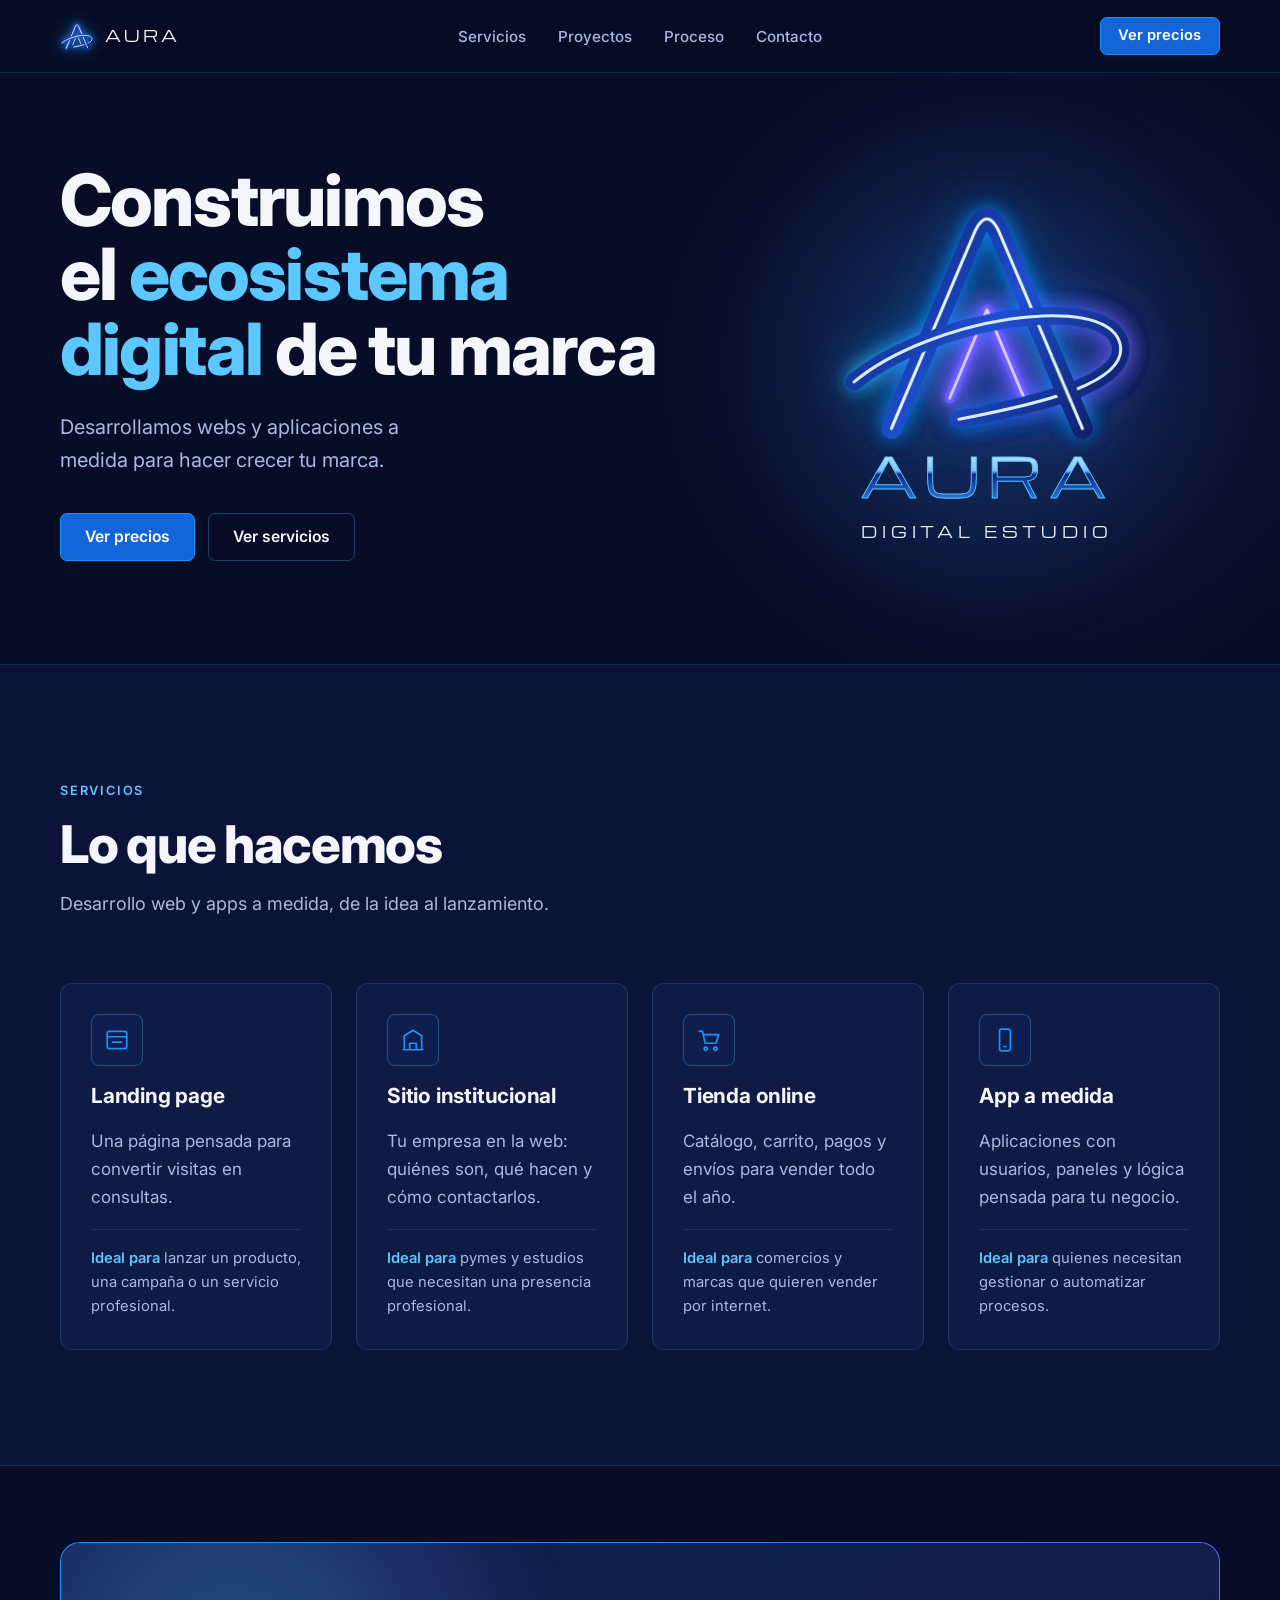
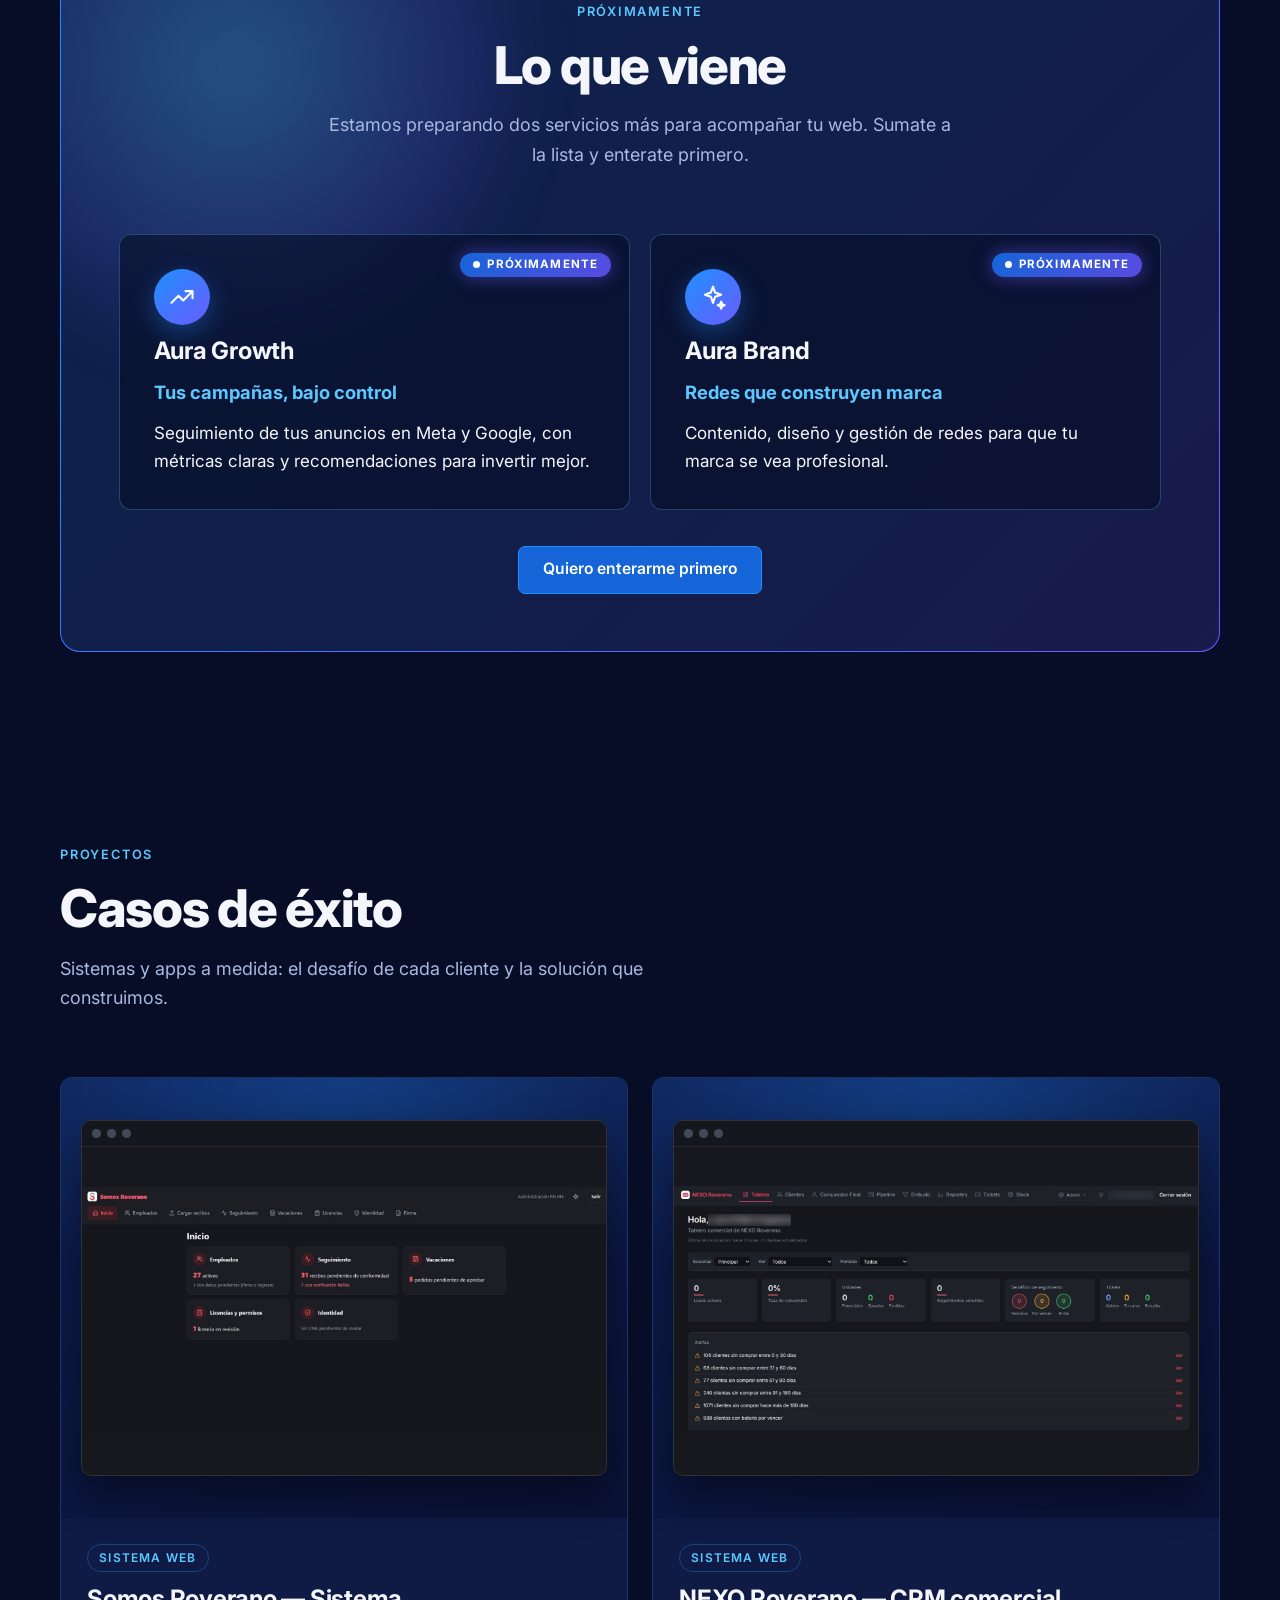
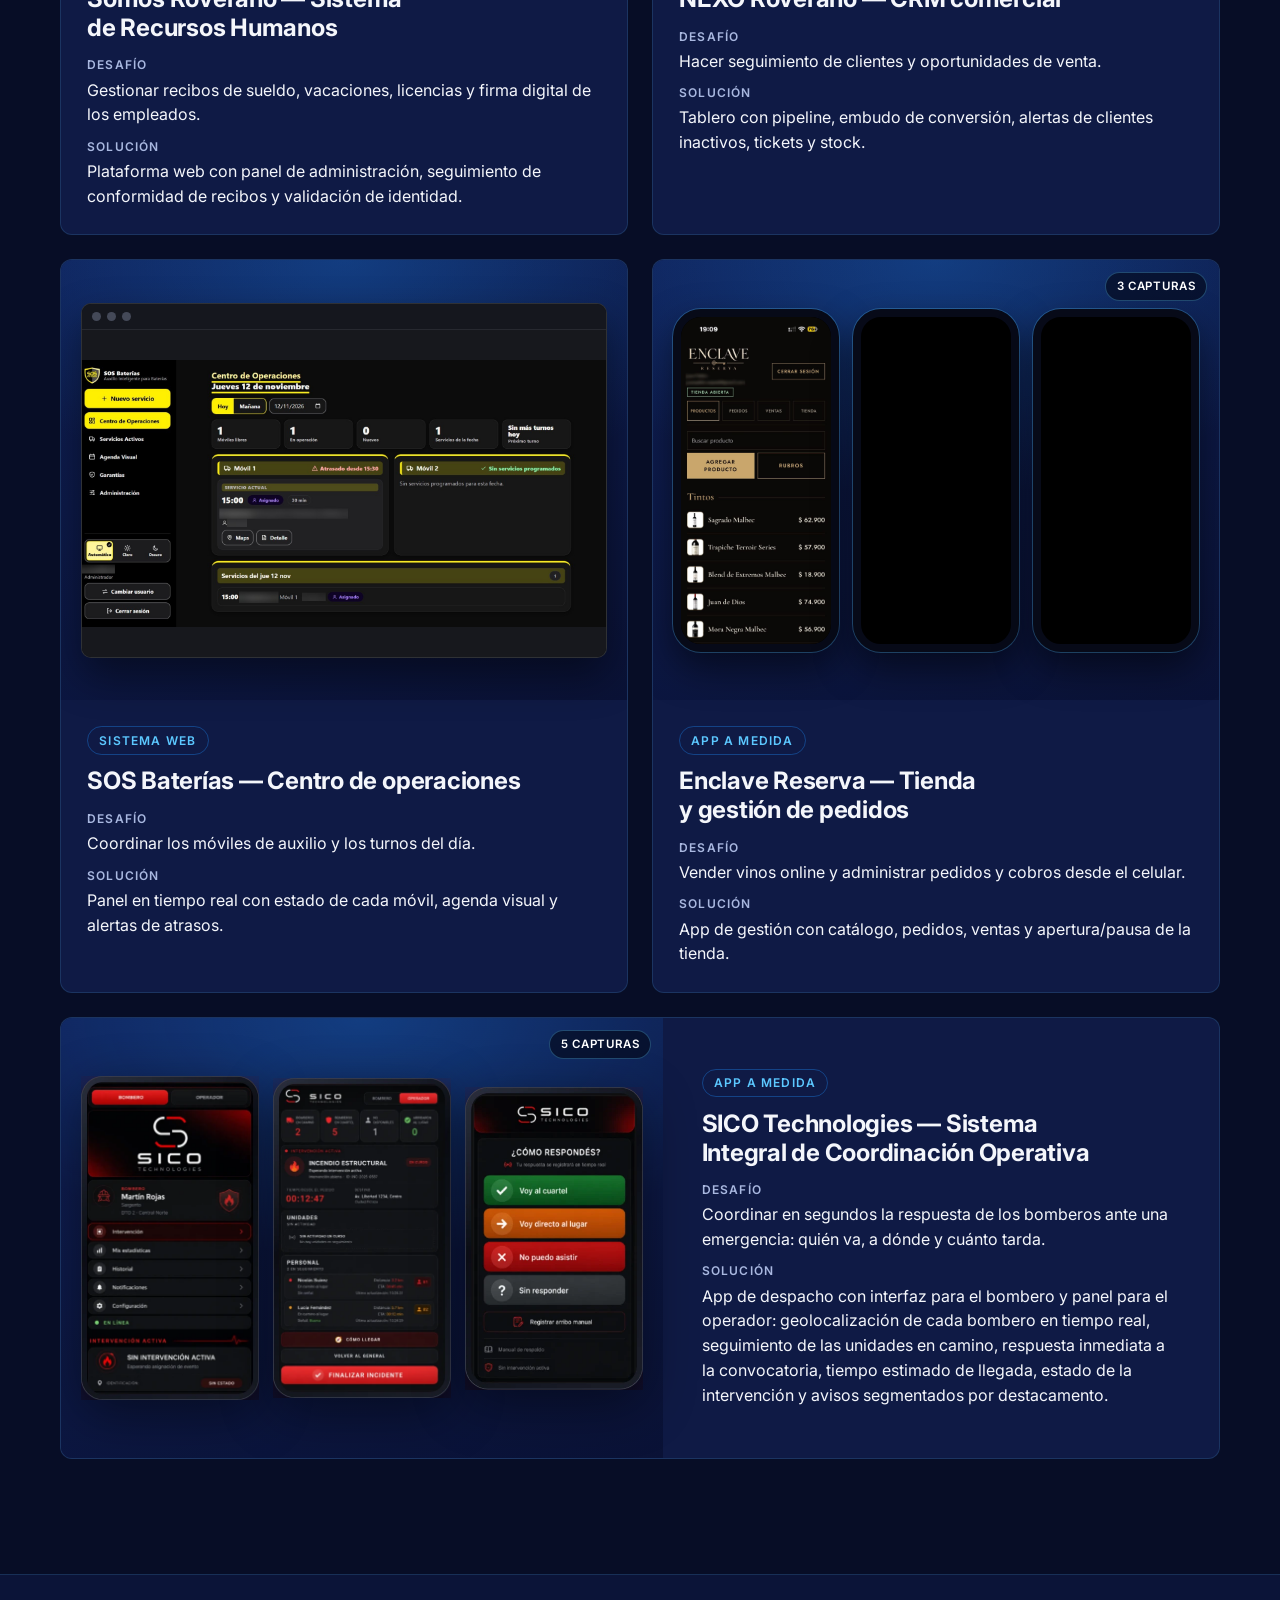
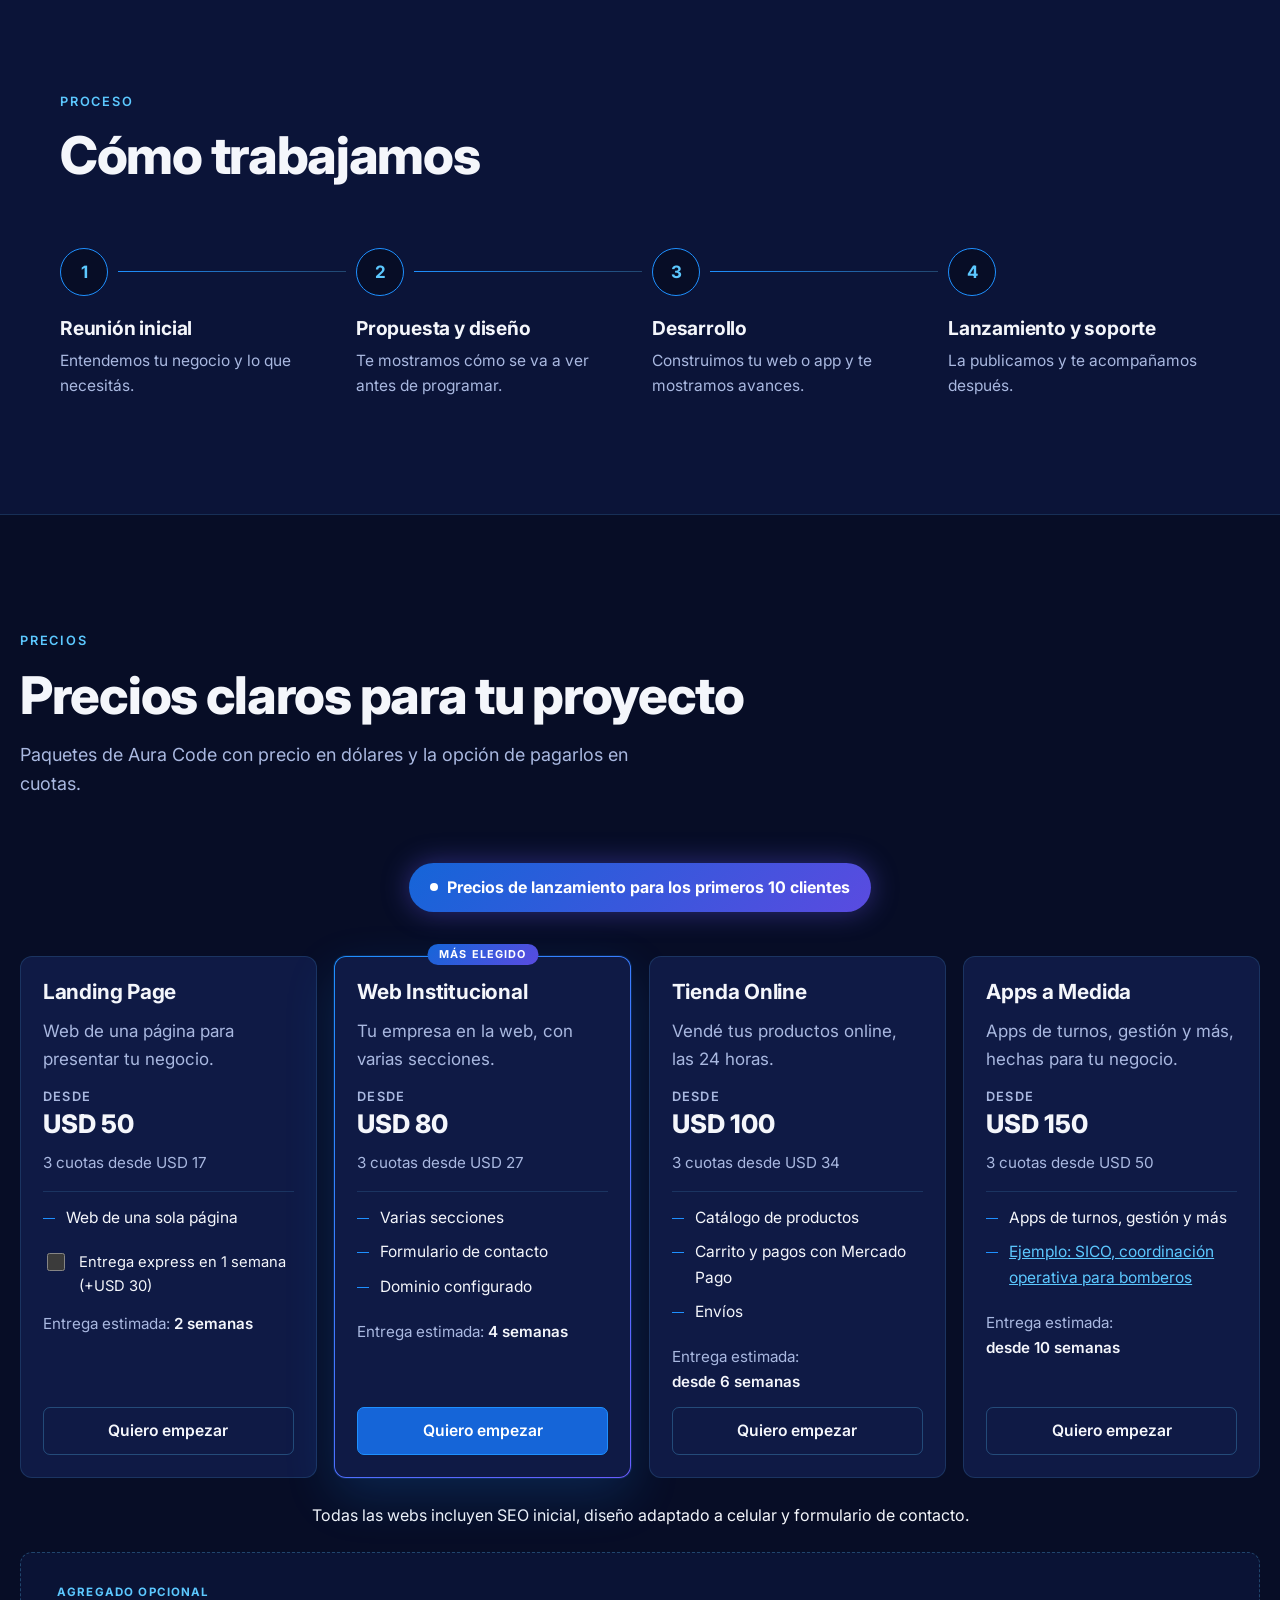
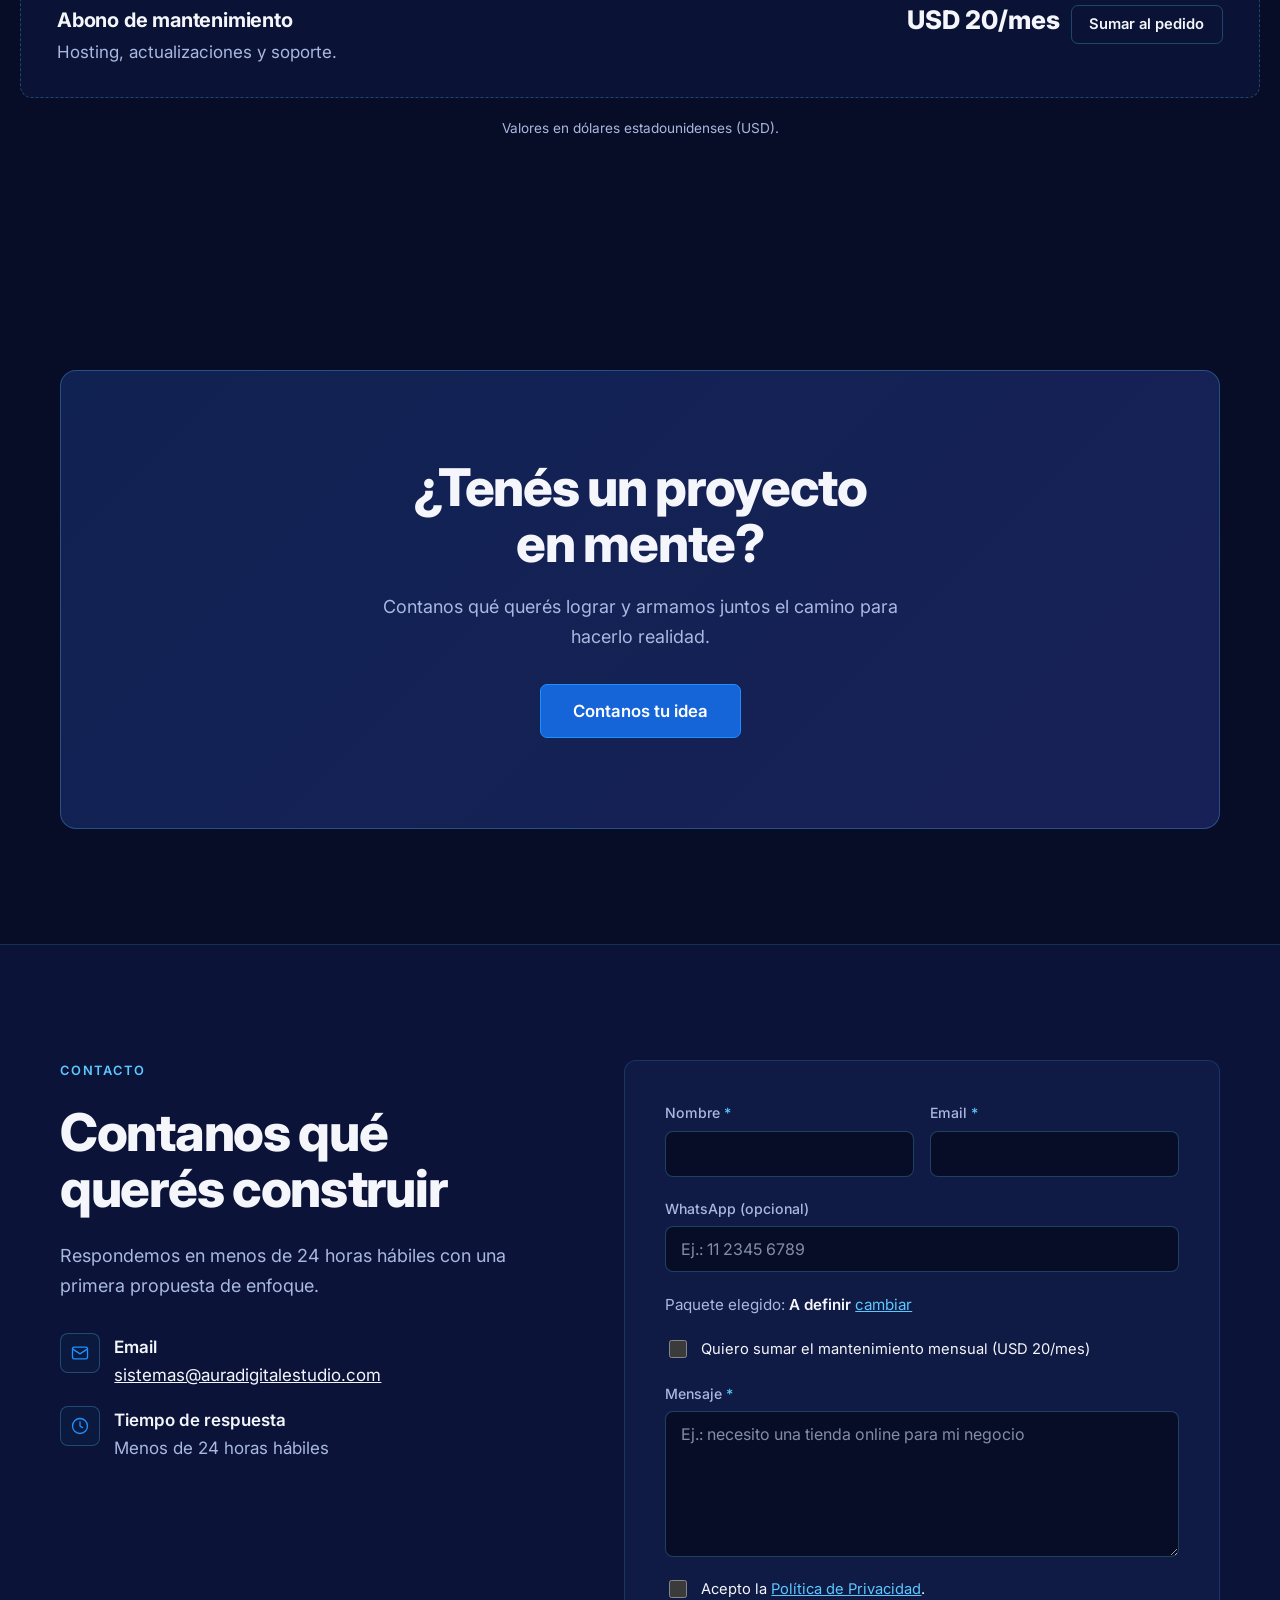
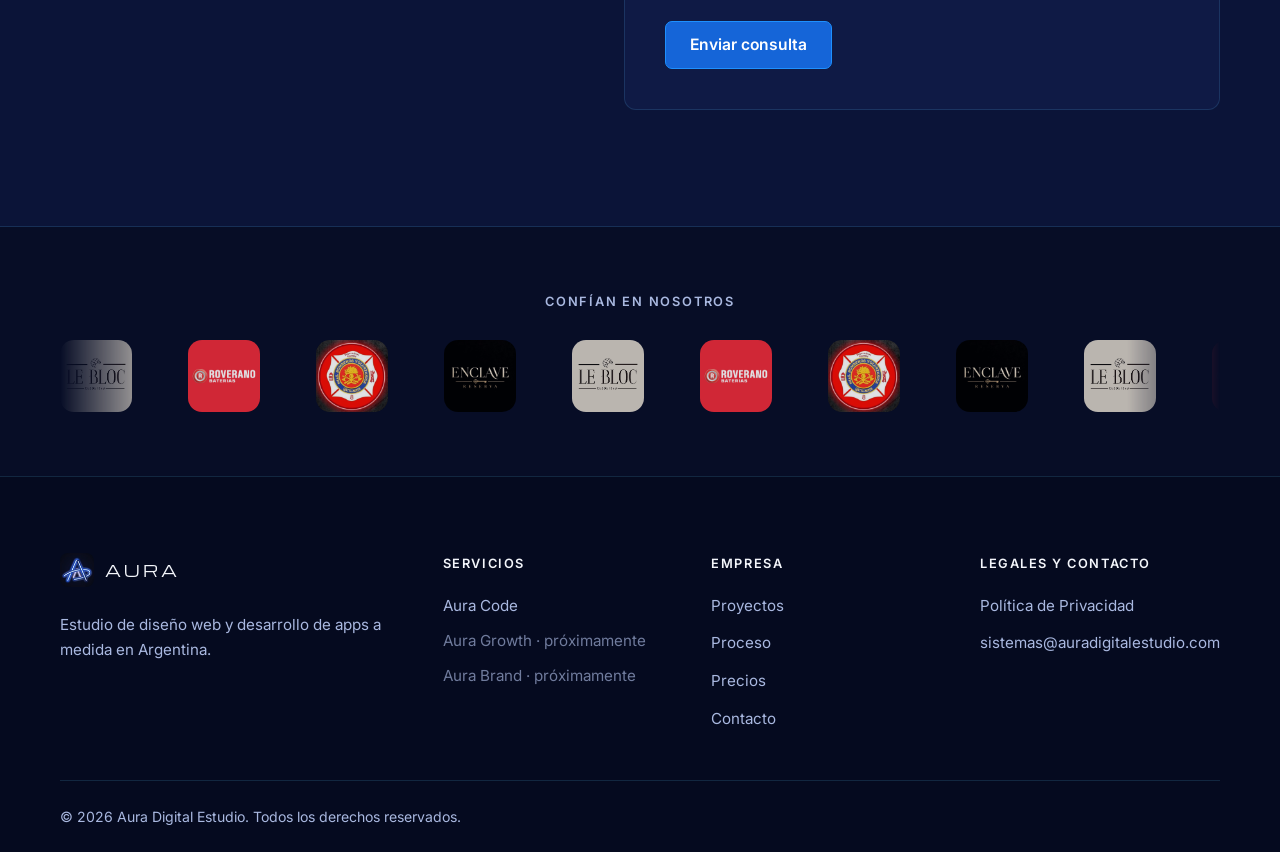
<file: index.html>
<!doctype html>
<html lang="es">
<head>
<meta charset="utf-8">
<meta name="viewport" content="width=device-width,initial-scale=1,viewport-fit=cover">
<title>Aura Digital Estudio | Diseño web y desarrollo de apps a medida en Argentina</title>
<meta name="description" content="Estudio de diseño web y desarrollo de aplicaciones a medida en Argentina. Sitios, tiendas online y apps para hacer crecer tu marca. Mirá los precios y pedí tu cotización.">
<link rel="canonical" href="https://auradigitalestudio.com/">
<meta name="theme-color" content="#1e90ff">
<meta name="robots" content="index,follow,max-image-preview:large">

<!-- Open Graph / Twitter -->
<meta property="og:type" content="website">
<meta property="og:locale" content="es_AR">
<meta property="og:site_name" content="Aura Digital Estudio">
<meta property="og:title" content="Aura Digital Estudio | Diseño web y desarrollo de apps a medida en Argentina">
<meta property="og:description" content="Estudio de diseño web y desarrollo de aplicaciones a medida en Argentina. Sitios, tiendas online y apps para hacer crecer tu marca.">
<meta property="og:url" content="https://auradigitalestudio.com/">
<meta property="og:image" content="https://auradigitalestudio.com/img/og-image.jpg?v=2">
<meta property="og:image:width" content="1200">
<meta property="og:image:height" content="630">
<meta property="og:image:alt" content="Logo de Aura Digital Estudio, una letra A de neón azul y violeta">
<meta name="twitter:card" content="summary_large_image">
<meta name="twitter:title" content="Aura Digital Estudio | Diseño web y desarrollo de apps a medida en Argentina">
<meta name="twitter:description" content="Estudio de diseño web y desarrollo de aplicaciones a medida en Argentina. Sitios, tiendas online y apps para hacer crecer tu marca.">
<meta name="twitter:image" content="https://auradigitalestudio.com/img/og-image.jpg?v=2">

<!-- Favicons -->
<link rel="icon" href="favicon.ico?v=2" sizes="any">
<link rel="icon" type="image/png" sizes="32x32" href="favicon-32.png?v=2">
<link rel="apple-touch-icon" sizes="180x180" href="apple-touch-icon.png?v=2">
<link rel="manifest" href="site.webmanifest">

<!-- Fuentes -->
<link rel="preconnect" href="https://fonts.googleapis.com">
<link rel="preconnect" href="https://fonts.gstatic.com" crossorigin>
<link rel="stylesheet" href="https://fonts.googleapis.com/css2?family=Inter:wght@400;500;600;700;800&family=Michroma&display=swap">
<link rel="stylesheet" href="css/styles.css?v=33">
<link rel="stylesheet" href="css/logo.css?v=4">
<script>document.documentElement.classList.add("js")</script>

<script type="application/ld+json">
{
  "@context": "https://schema.org",
  "@type": "ProfessionalService",
  "name": "Aura Digital Estudio",
  "url": "https://auradigitalestudio.com/",
  "email": "sistemas@auradigitalestudio.com",
  "logo": "https://auradigitalestudio.com/img/logo-cuadrado.png",
  "image": "https://auradigitalestudio.com/img/og-image.jpg?v=2",
  "description": "Estudio de diseño web y desarrollo de apps a medida en Argentina.",
  "areaServed": { "@type": "Country", "name": "Argentina" },
  "knowsLanguage": "es-AR",
  "hasOfferCatalog": {
    "@type": "OfferCatalog",
    "name": "Servicios de Aura Digital Estudio",
    "itemListElement": [
      { "@type": "Offer", "itemOffered": { "@type": "Service", "name": "Aura Code", "description": "Desarrollo web y apps a medida." } }
    ]
  }
}
</script>
<script src="js/app.js?v=31" defer></script>
</head>
<body>
<a class="skip" href="#contenido">Saltar al contenido</a>

<nav class="nav" aria-label="Principal">
  <div class="wrap">
    <a class="brand" href="#inicio"><svg class="nav-logo" viewBox="70 0 260 260" width="34" height="34" aria-hidden="true" focusable="false"><defs><linearGradient id="nl-tube" gradientUnits="userSpaceOnUse" x1="80" y1="40" x2="320" y2="240"><stop offset="0" stop-color="#0a1a5c"/><stop offset=".5" stop-color="#1f4fd1"/><stop offset="1" stop-color="#0a1650"/></linearGradient></defs><g fill="none" stroke-linecap="round" stroke-linejoin="round"><path d="M118 222 L190 52 Q200 32 210 52 L282 222" stroke="url(#nl-tube)" stroke-width="26"/><path d="M118 222 L190 52 Q200 32 210 52 L282 222" stroke="#e8f7ff" stroke-width="7"/><path d="M168 196 L200 120 L232 196" stroke="#d6d0ff" stroke-width="7"/><path d="M86 182 C150 128 300 104 314 148 C324 182 250 200 176 214" stroke="url(#nl-tube)" stroke-width="22"/><path d="M86 182 C150 128 300 104 314 148 C324 182 250 200 176 214" stroke="#d9ecff" stroke-width="7"/></g><g fill="none" stroke-linecap="butt"><path d="M255.7 160 L272.7 200" stroke="url(#nl-tube)" stroke-width="26"/><path d="M255.7 160 L272.7 200" stroke="#e8f7ff" stroke-width="7"/></g></svg>AURA</a>
    <ul class="menu" id="menu">
      <li><a href="#servicios">Servicios</a></li>
      <li data-proj-link hidden><a href="#proyectos">Proyectos</a></li>
      <li><a href="#proceso">Proceso</a></li>
      <li><a href="#contacto">Contacto</a></li>
    </ul>
    <div class="nav-r">
      <a class="btn sm" href="#precios">Ver precios</a>
      <button class="burger" id="burger" type="button" aria-expanded="false" aria-controls="menu" aria-label="Abrir menú">
        <svg class="b" viewBox="0 0 24 24" fill="none" stroke="currentColor" stroke-width="1.8" stroke-linecap="round" aria-hidden="true" focusable="false"><path d="M4 7h16M4 12h16M4 17h16"/></svg>
        <svg class="x" viewBox="0 0 24 24" fill="none" stroke="currentColor" stroke-width="1.8" stroke-linecap="round" aria-hidden="true" focusable="false"><path d="M6 6l12 12M18 6L6 18"/></svg>
      </button>
    </div>
  </div>
</nav>

<header class="hero" id="inicio">
  <div class="wrap">
    <div class="hero-copy">
      <h1>Construimos el <em>ecosistema digital</em> de tu marca</h1>
      <p class="sub">Desarrollamos webs y aplicaciones a medida para hacer crecer tu marca.</p>
      <div class="ctas">
        <a class="btn" href="#precios">Ver precios</a>
        <a class="btn ghost" href="#servicios">Ver servicios</a>
      </div>
    </div>
    <div class="hero-glow">
      <svg class="hero-logo" viewBox="0 0 400 330" role="img" aria-labelledby="hl-logo-title">
        <title id="hl-logo-title">Aura Digital Estudio</title>
        <defs>
          <linearGradient id="hl-metal" x1="0" y1="0" x2="0" y2="1">
            <stop offset="0" stop-color="#ffffff"/><stop offset=".45" stop-color="#7cc6ff"/>
            <stop offset=".5" stop-color="#0d2a8a"/><stop offset="1" stop-color="#3d9bff"/>
          </linearGradient>
          <linearGradient id="hl-tube" gradientUnits="userSpaceOnUse" x1="80" y1="40" x2="320" y2="240">
            <stop offset="0" stop-color="#0a1a5c"/><stop offset=".5" stop-color="#1f4fd1"/><stop offset="1" stop-color="#0a1650"/>
          </linearGradient>
          <linearGradient id="hl-swoosh" x1="0" y1="0" x2="1" y2="0">
            <stop offset="0" stop-color="#3ab8ff"/><stop offset=".55" stop-color="#1e6bff"/><stop offset="1" stop-color="#6a5cff"/>
          </linearGradient>
          <filter id="hl-glow" x="-40%" y="-40%" width="180%" height="180%">
            <feGaussianBlur stdDeviation="3" result="b1"/>
            <feGaussianBlur in="SourceGraphic" stdDeviation="9" result="b2"/>
            <feGaussianBlur in="SourceGraphic" stdDeviation="22" result="b3"/>
            <feMerge><feMergeNode in="b3"/><feMergeNode in="b2"/><feMergeNode in="b2"/><feMergeNode in="b1"/><feMergeNode in="SourceGraphic"/></feMerge>
          </filter>
          <radialGradient id="hl-flashg"><stop offset="0" stop-color="#bfe6ff" stop-opacity=".9"/><stop offset=".35" stop-color="#1e90ff" stop-opacity=".35"/><stop offset="1" stop-color="#1e90ff" stop-opacity="0"/></radialGradient>
        </defs>
        <circle class="flash" cx="200" cy="140" r="170" fill="url(#hl-flashg)"/>

        <g class="glowlayer" filter="url(#hl-glow)" fill="none" stroke-linecap="round" stroke-linejoin="round" stroke-width="9">
          <path d="M118 222 L190 52 Q200 32 210 52 L282 222" stroke="var(--cyan)"/>
          <path d="M168 196 L200 120 L232 196" stroke="var(--violet)"/>
          <path d="M86 182 C150 128 300 104 314 148 C324 182 250 200 176 214" stroke="url(#hl-swoosh)"/>
        </g>
        <!-- one continuous A (no seam at the apex), the ring on top, then a short patch of the right leg over the ring's lower pass = woven look -->
        <g fill="none" stroke-linecap="round" stroke-linejoin="round">
          <path class="tube t1" d="M118 222 L190 52 Q200 32 210 52 L282 222" stroke="url(#hl-tube)" stroke-width="18"/>
          <path class="neon n1" pathLength="1" d="M118 222 L190 52 Q200 32 210 52" stroke="var(--core)" stroke-width="2.6"/>
          <path class="neon n2" pathLength="1" d="M210 52 L282 222" stroke="var(--core)" stroke-width="2.6"/>
          <path class="neon n3" pathLength="1" d="M168 196 L200 120 L232 196" stroke="#d6d0ff" stroke-width="2.4"/>
          <path class="tube t4" d="M86 182 C150 128 300 104 314 148 C324 182 250 200 176 214" stroke="url(#hl-tube)" stroke-width="15"/>
          <path class="neon n4" pathLength="1" d="M86 182 C150 128 300 104 314 148 C324 182 250 200 176 214" stroke="#d9ecff" stroke-width="2.6"/>
        </g>
        <g class="patch" fill="none" stroke-linecap="butt">
      <path d="M255.7 160 L272.7 200" stroke="url(#hl-tube)" stroke-width="18"/>
      <path d="M255.7 160 L272.7 200" stroke="var(--core)" stroke-width="2.6"/>
        </g>
        <!-- traveling light along the swoosh -->
        <path class="spark" pathLength="1" d="M86 182 C150 128 300 104 314 148 C324 182 250 200 176 214" fill="none" stroke="#ffffff" stroke-width="4" stroke-linecap="round" filter="url(#hl-glow)"/>

        <!-- wordmark -->
        <text class="word" x="200" y="282" text-anchor="middle" font-family="Michroma, Eurostile, Arial Black, sans-serif" font-size="46" letter-spacing="6">AURA</text>
        <text class="hl-sub" x="200" y="316" text-anchor="middle" font-family="Michroma, Eurostile, Arial, sans-serif" font-size="13" fill="#eaf0fb">DIGITAL ESTUDIO</text>
      </svg>
    </div>
  </div>
</header>

<main id="contenido">
  <!-- Números de impacto: se muestra solo si hay valores cargados en STATS (js/app.js) -->
  <section class="stats" id="numeros" aria-label="Números de Aura Digital Estudio" hidden>
    <div class="wrap"><ul id="stats-list"></ul></div>
  </section>

  <section class="band alt" id="servicios" aria-labelledby="h-servicios">
    <div class="wrap">
      <div class="head reveal">
        <span class="eyebrow">Servicios</span>
        <h2 id="h-servicios">Lo que hacemos</h2>
        <p class="lead">Desarrollo web y apps a medida, de la idea al lanzamiento.</p>
      </div>
      <div class="services four">
        <article class="svc reveal">
          <span class="ico"><svg viewBox="0 0 24 24" aria-hidden="true" focusable="false"><rect x="3" y="4" width="18" height="16" rx="2"/><path d="M3 9h18M8 14h8"/></svg></span>
          <h3>Landing page</h3>
          <p>Una página pensada para convertir visitas en consultas.</p>
          <p class="who"><b>Ideal para</b> lanzar un producto, una campaña o un servicio profesional.</p>
        </article>
        <article class="svc reveal">
          <span class="ico"><svg viewBox="0 0 24 24" aria-hidden="true" focusable="false"><path d="M4 21V8l8-5 8 5v13M9 21v-6h6v6M3 21h18"/></svg></span>
          <h3>Sitio institucional</h3>
          <p>Tu empresa en la web: quiénes son, qué hacen y cómo contactarlos.</p>
          <p class="who"><b>Ideal para</b> pymes y estudios que necesitan una presencia profesional.</p>
        </article>
        <article class="svc reveal">
          <span class="ico"><svg viewBox="0 0 24 24" aria-hidden="true" focusable="false"><circle cx="9" cy="20" r="1.5"/><circle cx="18" cy="20" r="1.5"/><path d="M3 4h3l2.5 11h10L21 7H7"/></svg></span>
          <h3>Tienda online</h3>
          <p>Catálogo, carrito, pagos y envíos para vender todo el año.</p>
          <p class="who"><b>Ideal para</b> comercios y marcas que quieren vender por internet.</p>
        </article>
        <article class="svc reveal">
          <span class="ico"><svg viewBox="0 0 24 24" aria-hidden="true" focusable="false"><rect x="7" y="2" width="10" height="20" rx="2"/><path d="M11 18h2"/></svg></span>
          <h3>App a medida</h3>
          <p>Aplicaciones con usuarios, paneles y lógica pensada para tu negocio.</p>
          <p class="who"><b>Ideal para</b> quienes necesitan gestionar o automatizar procesos.</p>
        </article>
      </div>
      <!-- Growth y Brand: hoy viven en "Lo que viene"; al activarlos en SERVICIOS_ACTIVOS (js/app.js) aparecen acá. -->
      <div class="services" id="servicios-extra" hidden>
        <article class="svc reveal" hidden data-active-only data-servicio="Growth">
          <span class="ico"><svg viewBox="0 0 24 24" aria-hidden="true" focusable="false"><path d="M3 17l6-6 4 4 8-8M15 7h6v6"/></svg></span>
          <h3>Aura Growth</h3>
          <p>Marketing y pauta orientados 100% al retorno de inversión, con cada peso medido.</p>
          <ul>
            <li>Campañas en Meta Ads</li>
            <li>Campañas en Google Ads</li>
            <li>Embudos de venta medibles</li>
            <li>Reportes de ROAS y CPA</li>
          </ul>
          <a class="link" hidden data-active-only href="#precios" aria-label="Saber más sobre Aura Growth">Saber más <svg viewBox="0 0 24 24" fill="none" stroke="currentColor" stroke-width="2" stroke-linecap="round" stroke-linejoin="round" aria-hidden="true" focusable="false"><path d="M5 12h14M13 6l6 6-6 6"/></svg></a>
        </article>
        <article class="svc reveal" hidden data-active-only data-servicio="Brand">
          <span class="ico"><svg viewBox="0 0 24 24" aria-hidden="true" focusable="false"><path d="M12 3l1.8 5.2L19 10l-5.2 1.8L12 17l-1.8-5.2L5 10l5.2-1.8zM19 16l.8 2.2L22 19l-2.2.8L19 22l-.8-2.2L16 19l2.2-.8z"/></svg></span>
          <h3>Aura Brand</h3>
          <p>Community management y social media para construir autoridad de marca.</p>
          <ul>
            <li>Gestión estratégica de redes</li>
            <li>Dirección de arte</li>
            <li>Diseño de contenido</li>
            <li>Construcción de autoridad</li>
          </ul>
          <a class="link" hidden data-active-only href="#precios" aria-label="Saber más sobre Aura Brand">Saber más <svg viewBox="0 0 24 24" fill="none" stroke="currentColor" stroke-width="2" stroke-linecap="round" stroke-linejoin="round" aria-hidden="true" focusable="false"><path d="M5 12h14M13 6l6 6-6 6"/></svg></a>
        </article>
      </div>
    </div>
  </section>

  <!-- Lo que viene: Growth y Brand "Próximamente" (se manejan con SERVICIOS_ACTIVOS en js/app.js) -->
  <section class="soon-sec" id="lo-que-viene" aria-labelledby="h-soon">
    <div class="wrap">
      <div class="soon-box reveal">
        <div class="head center">
          <span class="eyebrow">Próximamente</span>
          <h2 id="h-soon">Lo que viene</h2>
          <p class="lead">Estamos preparando dos servicios más para acompañar tu web. Sumate a la lista y enterate primero.</p>
        </div>
        <div class="soon-cards">
          <article class="soon-card" data-soon-card data-servicio="Growth">
            <span class="soon-pill"><i aria-hidden="true"></i>Próximamente</span>
            <span class="gico"><svg viewBox="0 0 24 24" aria-hidden="true" focusable="false"><path d="M3 17l6-6 4 4 8-8M15 7h6v6"/></svg></span>
            <h3>Aura Growth</h3>
            <p class="tagline">Tus campañas, bajo control</p>
            <p>Seguimiento de tus anuncios en Meta y Google, con métricas claras y recomendaciones para invertir mejor.</p>
          </article>
          <article class="soon-card" data-soon-card data-servicio="Brand">
            <span class="soon-pill"><i aria-hidden="true"></i>Próximamente</span>
            <span class="gico"><svg viewBox="0 0 24 24" aria-hidden="true" focusable="false"><path d="M12 3l1.8 5.2L19 10l-5.2 1.8L12 17l-1.8-5.2L5 10l5.2-1.8zM19 16l.8 2.2L22 19l-2.2.8L19 22l-.8-2.2L16 19l2.2-.8z"/></svg></span>
            <h3>Aura Brand</h3>
            <p class="tagline">Redes que construyen marca</p>
            <p>Contenido, diseño y gestión de redes para que tu marca se vea profesional.</p>
          </article>
        </div>
        <div class="waitlist" id="waitlist">
          <button class="btn" type="button" id="wl-open" aria-expanded="false" aria-controls="wl-form">Quiero enterarme primero</button>
          <form id="wl-form" novalidate hidden>
            <fieldset class="wl-pick" id="wl-pick">
              <legend>¿Cuál te interesa?</legend>
              <div class="chips">
                <input type="radio" name="wl-svc" id="wl-both" value="Growth y Brand" checked><label for="wl-both">Las dos</label>
                <input type="radio" name="wl-svc" id="wl-g" value="Growth"><label for="wl-g">Aura Growth</label>
                <input type="radio" name="wl-svc" id="wl-b" value="Brand"><label for="wl-b">Aura Brand</label>
              </div>
            </fieldset>
            <div class="wl-row">
              <div>
                <label for="wl-mail"><span>Tu email <span class="req" aria-hidden="true">*</span></span><input id="wl-mail" type="email" autocomplete="email" required aria-describedby="e-wl-mail"></label>
                <p class="field-err" id="e-wl-mail" role="alert"></p>
              </div>
              <button class="btn" type="submit" id="wl-submit">Avisarme</button>
            </div>
            <!-- Honeypot de Web3Forms: oculto para personas, los bots lo tildan -->
            <input type="checkbox" name="botcheck" id="wl-botcheck" class="hp" tabindex="-1" autocomplete="off" aria-hidden="true">
            <div>
              <label class="consent" for="wl-priv"><input type="checkbox" id="wl-priv" required aria-describedby="e-wl-priv"><span>Acepto la <a href="privacidad.html" target="_blank" rel="noopener">Política de Privacidad</a>. Usamos tu email solo para avisarte del lanzamiento.</span></label>
              <p class="field-err" id="e-wl-priv" role="alert"></p>
            </div>
          </form>
          <p class="note" id="wl-note" role="status" hidden></p>
        </div>
      </div>
    </div>
  </section>

  <section class="band" id="proyectos" aria-labelledby="h-proyectos" hidden>
    <div class="wrap">
      <div class="head reveal">
        <span class="eyebrow">Proyectos</span>
        <h2 id="h-proyectos">Casos de éxito</h2>
        <p class="lead">Sistemas y apps a medida: el desafío de cada cliente y la solución que construimos.</p>
      </div>
      <div class="cases" id="proj-grid"></div>
    </div>
  </section>

  <section class="band alt" id="proceso" aria-labelledby="h-proceso">
    <div class="wrap">
      <div class="head reveal">
        <span class="eyebrow">Proceso</span>
        <h2 id="h-proceso">Cómo trabajamos</h2>
      </div>
      <ol class="steps">
        <li class="reveal"><h3>Reunión inicial</h3><p>Entendemos tu negocio y lo que necesitás.</p></li>
        <li class="reveal"><h3>Propuesta y diseño</h3><p>Te mostramos cómo se va a ver antes de programar.</p></li>
        <li class="reveal"><h3>Desarrollo</h3><p>Construimos tu web o app y te mostramos avances.</p></li>
        <li class="reveal"><h3>Lanzamiento y soporte</h3><p>La publicamos y te acompañamos después.</p></li>
      </ol>
    </div>
  </section>

  <!-- Precios: se arma desde PRECIOS (js/app.js); la cotización en pesos viene de dolarapi.com -->
  <section class="band" id="precios" aria-labelledby="h-precios" hidden>
    <div class="wrap">
      <div class="head reveal">
        <span class="eyebrow">Precios</span>
        <h2 id="h-precios">Precios claros para tu proyecto</h2>
        <p class="lead">Paquetes de Aura Code con precio en dólares y la opción de pagarlos en cuotas.</p>
      </div>
      <p class="launch reveal" id="px-launch"></p>
      <div class="plans" id="px-plans"></div>
      <p class="px-incluye" id="px-incluye" hidden></p>
      <div id="px-maint"></div>
      <p class="fine px-note">Valores en dólares estadounidenses (USD).</p>
      <p class="fine px-note" id="px-fx" hidden></p>
    </div>
  </section>

  <section class="cta" aria-labelledby="h-cta">
    <div class="wrap">
      <div class="cta-box reveal">
        <h2 id="h-cta">¿Tenés un proyecto en mente?</h2>
        <p>Contanos qué querés lograr y armamos juntos el camino para hacerlo realidad.</p>
        <a class="btn" href="#contacto" data-idea>Contanos tu idea</a>
      </div>
    </div>
  </section>

  <section class="band alt" id="contacto" aria-labelledby="h-contacto">
    <div class="wrap">
      <div class="contact">
        <div class="info reveal">
          <span class="eyebrow">Contacto</span>
          <h2 id="h-contacto">Contanos qué querés construir</h2>
          <p class="lead">Respondemos en menos de 24 horas hábiles con una primera propuesta de enfoque.</p>
          <ul>
            <li>
              <span class="ico"><svg viewBox="0 0 24 24" aria-hidden="true" focusable="false"><rect x="3" y="5" width="18" height="14" rx="2"/><path d="M3 7l9 6 9-6"/></svg></span>
              <span><b>Email</b><a href="mailto:sistemas@auradigitalestudio.com">sistemas@auradigitalestudio.com</a></span>
            </li>
            <li>
              <span class="ico"><svg viewBox="0 0 24 24" aria-hidden="true" focusable="false"><circle cx="12" cy="12" r="9"/><path d="M12 7v5l3 2"/></svg></span>
              <span><b>Tiempo de respuesta</b>Menos de 24 horas hábiles</span>
            </li>
          </ul>
        </div>
        <div class="formcard reveal">
        <form id="c-form" novalidate>
          <div class="fields">
            <div>
              <label for="c-name"><span>Nombre <span class="req" aria-hidden="true">*</span></span><input id="c-name" type="text" autocomplete="name" required aria-describedby="e-name"></label>
              <p class="field-err" id="e-name" role="alert"></p>
            </div>
            <div>
              <label for="c-mail"><span>Email <span class="req" aria-hidden="true">*</span></span><input id="c-mail" type="email" autocomplete="email" required aria-describedby="e-mail"></label>
              <p class="field-err" id="e-mail" role="alert"></p>
            </div>
          </div>
          <div>
            <label for="c-wa"><span>WhatsApp (opcional)</span><input id="c-wa" type="tel" autocomplete="tel" inputmode="tel" placeholder="Ej.: 11 2345 6789" aria-describedby="e-wa"></label>
            <p class="field-err" id="e-wa" role="alert"></p>
          </div>
          <p class="pack">Paquete elegido: <b id="c-pack-name">A definir</b> <a href="#precios" id="c-pack-change">cambiar</a></p>
          <label class="consent" for="c-mant"><input type="checkbox" id="c-mant"><span>Quiero sumar el mantenimiento mensual (<span id="c-mant-txt">USD 20/mes</span>)</span></label>
          <div>
            <label for="c-msg"><span>Mensaje <span class="req" aria-hidden="true">*</span></span><textarea id="c-msg" rows="6" required placeholder="Ej.: necesito una tienda online para mi negocio" aria-describedby="e-msg"></textarea></label>
            <p class="field-err" id="e-msg" role="alert"></p>
          </div>
          <!-- Honeypot de Web3Forms: oculto para personas, los bots lo tildan -->
          <input type="checkbox" name="botcheck" id="c-botcheck" class="hp" tabindex="-1" autocomplete="off" aria-hidden="true">
          <div>
            <label class="consent" for="c-priv"><input type="checkbox" id="c-priv" required aria-describedby="e-priv"><span>Acepto la <a href="privacidad.html" target="_blank" rel="noopener">Política de Privacidad</a>.</span></label>
            <p class="field-err" id="e-priv" role="alert"></p>
          </div>
          <div><button class="btn" type="submit" id="c-submit">Enviar consulta</button></div>
          <p class="note" id="c-note" role="status" hidden></p>
          <div class="fallback" id="c-fallback" hidden>
            <p>Enviala desde tu correo: ya dejamos el mensaje armado.</p>
            <div class="row">
              <a class="btn" id="c-mailto" href="#">Abrir en mi correo</a>
              <button class="btn ghost" type="button" id="c-copy">Copiar mensaje</button>
            </div>
            <p>Si no se abre tu correo, escribinos a <code id="c-addr"></code></p>
          </div>
        </form>
        </div>
      </div>
    </div>
  </section>

  <!-- Clientes: se muestra solo si CLIENTES (js/app.js) tiene elementos -->
  <section class="clients" id="clientes" aria-labelledby="h-clientes" hidden>
    <div class="wrap">
      <p id="h-clientes">Confían en nosotros</p>
      <div class="marquee"><ul id="clients-list"></ul></div>
    </div>
  </section>
</main>

<footer>
  <div class="wrap">
    <div class="fgrid">
      <div>
        <a class="brand" href="#inicio"><img src="img/logo-mark.webp" alt="" width="34" height="34">AURA</a>
        <p>Estudio de diseño web y desarrollo de apps a medida en Argentina.</p>
      </div>
      <div>
        <h4>Servicios</h4>
        <ul>
          <li><a href="#servicios">Aura Code</a></li>
          <li class="soon-li">Aura Growth · próximamente</li>
          <li class="soon-li">Aura Brand · próximamente</li>
        </ul>
      </div>
      <div>
        <h4>Empresa</h4>
        <ul>
          <li data-proj-link hidden><a href="#proyectos">Proyectos</a></li>
          <li><a href="#proceso">Proceso</a></li>
          <li data-precios-link hidden><a href="#precios">Precios</a></li>
          <li><a href="#contacto">Contacto</a></li>
        </ul>
      </div>
      <div>
        <h4>Legales y contacto</h4>
        <ul>
          <li><a href="privacidad.html">Política de Privacidad</a></li>
          <li><button class="linkbtn" type="button" id="cookie-prefs" hidden>Preferencias de cookies</button></li>
          <li><a href="mailto:sistemas@auradigitalestudio.com">sistemas@auradigitalestudio.com</a></li>
        </ul>
      </div>
    </div>
    <div class="fbottom">© <span data-year>2026</span> Aura Digital Estudio. Todos los derechos reservados.</div>
  </div>
</footer>

<a class="wa" id="wa-btn" href="#" target="_blank" rel="noopener noreferrer" aria-label="Escribinos por WhatsApp (se abre en una pestaña nueva)" hidden><svg viewBox="0 0 24 24" aria-hidden="true" focusable="false"><path d="M17.472 14.382c-.297-.149-1.758-.867-2.03-.967-.273-.099-.471-.148-.67.15-.197.297-.767.966-.94 1.164-.173.199-.347.223-.644.075-.297-.15-1.255-.463-2.39-1.475-.883-.788-1.48-1.761-1.653-2.059-.173-.297-.018-.458.13-.606.134-.133.298-.347.446-.52.149-.174.198-.298.298-.497.099-.198.05-.371-.025-.52-.075-.149-.669-1.612-.916-2.207-.242-.579-.487-.5-.669-.51-.173-.008-.371-.01-.57-.01-.198 0-.52.074-.792.372-.272.297-1.04 1.016-1.04 2.479 0 1.462 1.065 2.875 1.213 3.074.149.198 2.096 3.2 5.077 4.487.709.306 1.262.489 1.694.625.712.227 1.36.195 1.871.118.571-.085 1.758-.719 2.006-1.413.248-.694.248-1.289.173-1.413-.074-.124-.272-.198-.57-.347m-5.421 7.403h-.004a9.87 9.87 0 01-5.031-1.378l-.361-.214-3.741.982.998-3.648-.235-.374a9.86 9.86 0 01-1.51-5.26c.001-5.45 4.436-9.884 9.888-9.884 2.64 0 5.122 1.03 6.988 2.898a9.825 9.825 0 012.893 6.994c-.003 5.45-4.437 9.884-9.885 9.884m8.413-18.297A11.815 11.815 0 0012.05 0C5.495 0 .16 5.335.157 11.892c0 2.096.547 4.142 1.588 5.945L.057 24l6.305-1.654a11.882 11.882 0 005.683 1.448h.005c6.554 0 11.89-5.335 11.893-11.893a11.821 11.821 0 00-3.48-8.413z"/></svg></a>
</body>
</html>
</file>
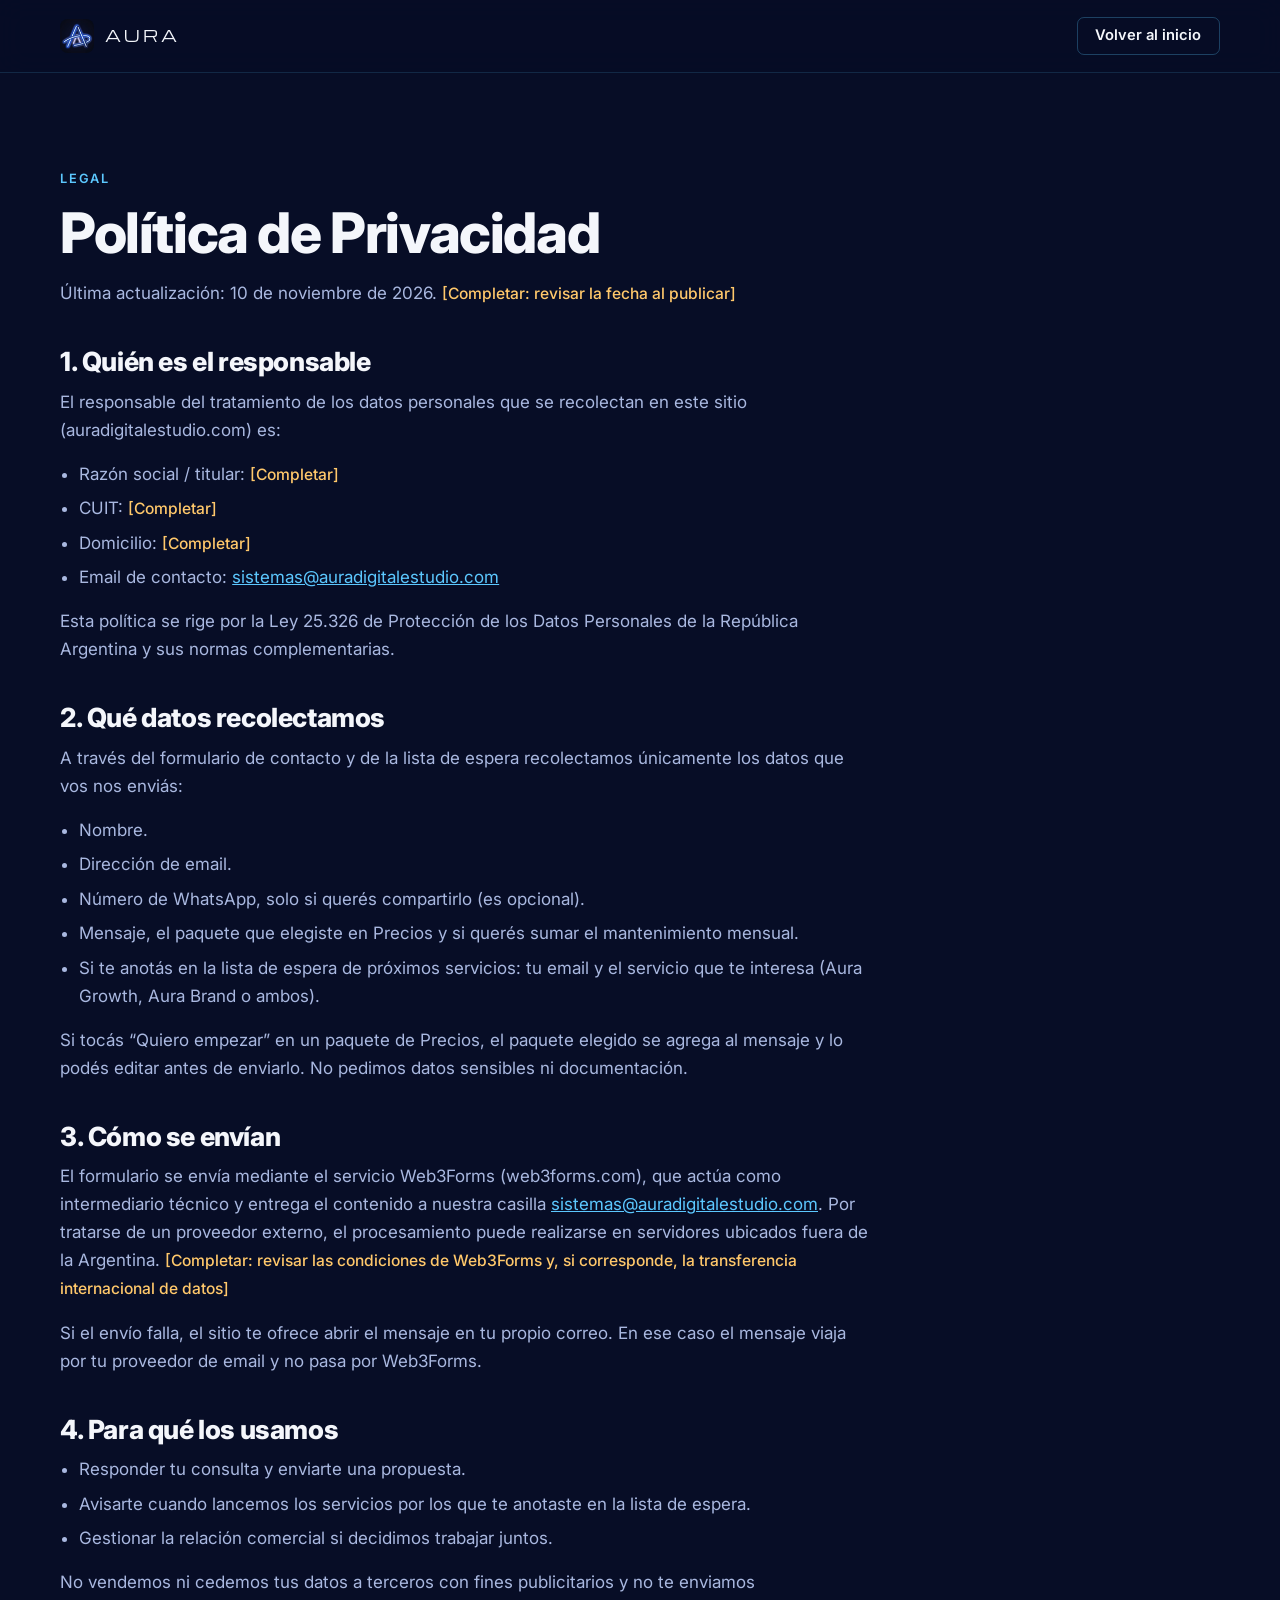
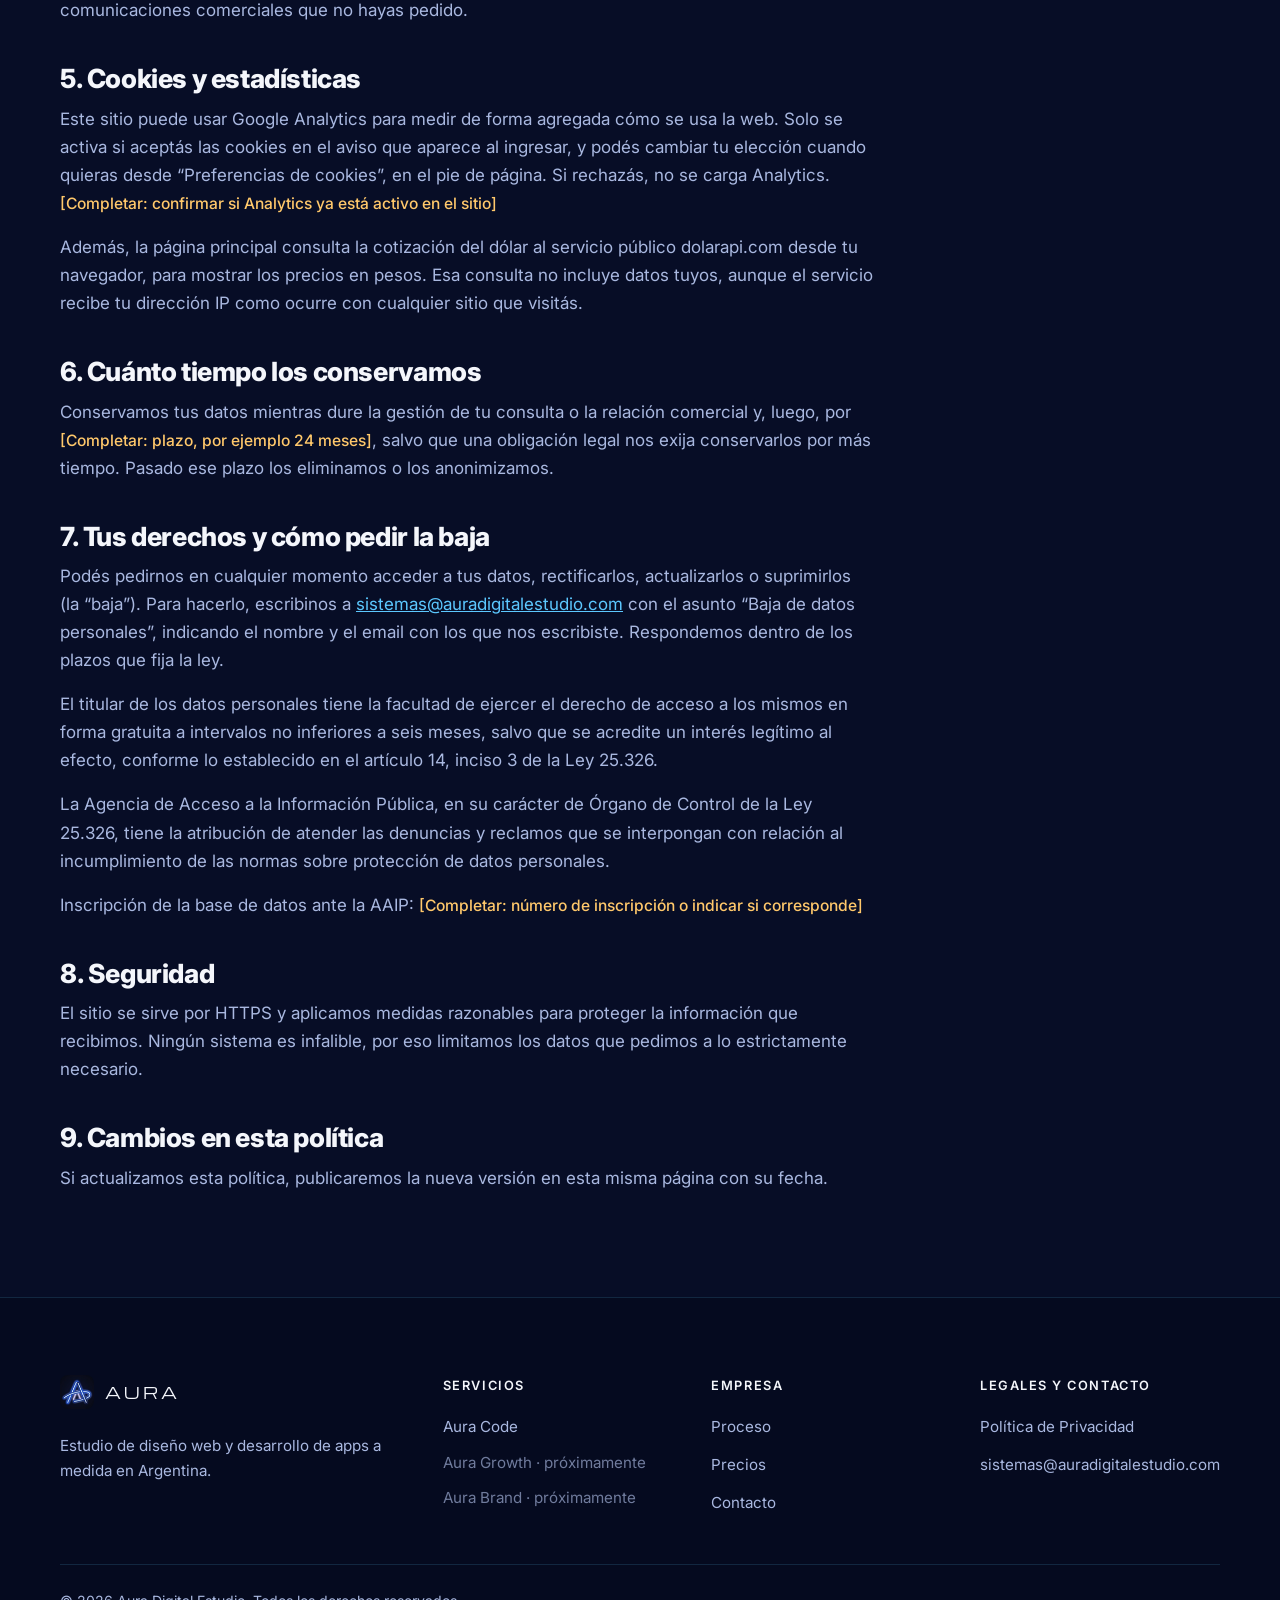
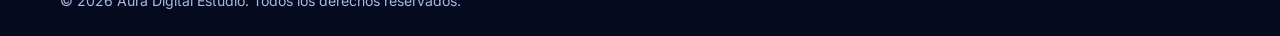
<file: privacidad.html>
<!doctype html>
<html lang="es">
<head>
<meta charset="utf-8">
<meta name="viewport" content="width=device-width,initial-scale=1,viewport-fit=cover">
<title>Política de Privacidad | Aura Digital Estudio</title>
<meta name="description" content="Política de Privacidad de Aura Digital Estudio: qué datos recolectamos con el formulario de contacto, para qué los usamos y cómo pedir su baja (Ley 25.326).">
<link rel="canonical" href="https://auradigitalestudio.com/privacidad.html">
<meta name="theme-color" content="#1e90ff">
<meta property="og:type" content="website">
<meta property="og:locale" content="es_AR">
<meta property="og:site_name" content="Aura Digital Estudio">
<meta property="og:title" content="Política de Privacidad | Aura Digital Estudio">
<meta property="og:url" content="https://auradigitalestudio.com/privacidad.html">
<meta property="og:image" content="https://auradigitalestudio.com/img/og-image.jpg">
<meta name="twitter:card" content="summary_large_image">
<link rel="icon" href="favicon.ico?v=2" sizes="any">
<link rel="icon" type="image/png" sizes="32x32" href="favicon-32.png?v=2">
<link rel="apple-touch-icon" sizes="180x180" href="apple-touch-icon.png?v=2">
<link rel="manifest" href="site.webmanifest">
<link rel="preconnect" href="https://fonts.googleapis.com">
<link rel="preconnect" href="https://fonts.gstatic.com" crossorigin>
<link rel="stylesheet" href="https://fonts.googleapis.com/css2?family=Inter:wght@400;500;600;700;800&family=Michroma&display=swap">
<link rel="stylesheet" href="css/styles.css?v=33">
<script src="js/app.js?v=31" defer></script>
</head>
<body>
<a class="skip" href="#contenido">Saltar al contenido</a>
<nav class="nav simple" aria-label="Principal">
  <div class="wrap">
    <a class="brand" href="index.html"><img src="img/logo-mark.webp" alt="" width="34" height="34">AURA</a>
    <a class="btn ghost sm" href="index.html">Volver al inicio</a>
  </div>
</nav>

<main id="contenido" class="page">
  <div class="wrap">
    <div class="prose">
      <span class="eyebrow">Legal</span>
      <h1>Política de Privacidad</h1>
      <p>Última actualización: 10 de noviembre de 2026. <span class="todo">[Completar: revisar la fecha al publicar]</span></p>

      <h2>1. Quién es el responsable</h2>
      <p>El responsable del tratamiento de los datos personales que se recolectan en este sitio (auradigitalestudio.com) es:</p>
      <ul>
        <li>Razón social / titular: <span class="todo">[Completar]</span></li>
        <li>CUIT: <span class="todo">[Completar]</span></li>
        <li>Domicilio: <span class="todo">[Completar]</span></li>
        <li>Email de contacto: <a href="mailto:sistemas@auradigitalestudio.com">sistemas@auradigitalestudio.com</a></li>
      </ul>
      <p>Esta política se rige por la Ley 25.326 de Protección de los Datos Personales de la República Argentina y sus normas complementarias.</p>

      <h2>2. Qué datos recolectamos</h2>
      <p>A través del formulario de contacto y de la lista de espera recolectamos únicamente los datos que vos nos enviás:</p>
      <ul>
        <li>Nombre.</li>
        <li>Dirección de email.</li>
        <li>Número de WhatsApp, solo si querés compartirlo (es opcional).</li>
        <li>Mensaje, el paquete que elegiste en Precios y si querés sumar el mantenimiento mensual.</li>
        <li>Si te anotás en la lista de espera de próximos servicios: tu email y el servicio que te interesa (Aura Growth, Aura Brand o ambos).</li>
      </ul>
      <p>Si tocás “Quiero empezar” en un paquete de Precios, el paquete elegido se agrega al mensaje y lo podés editar antes de enviarlo. No pedimos datos sensibles ni documentación.</p>

      <h2>3. Cómo se envían</h2>
      <p>El formulario se envía mediante el servicio Web3Forms (web3forms.com), que actúa como intermediario técnico y entrega el contenido a nuestra casilla <a href="mailto:sistemas@auradigitalestudio.com">sistemas@auradigitalestudio.com</a>. Por tratarse de un proveedor externo, el procesamiento puede realizarse en servidores ubicados fuera de la Argentina. <span class="todo">[Completar: revisar las condiciones de Web3Forms y, si corresponde, la transferencia internacional de datos]</span></p>
      <p>Si el envío falla, el sitio te ofrece abrir el mensaje en tu propio correo. En ese caso el mensaje viaja por tu proveedor de email y no pasa por Web3Forms.</p>

      <h2>4. Para qué los usamos</h2>
      <ul>
        <li>Responder tu consulta y enviarte una propuesta.</li>
        <li>Avisarte cuando lancemos los servicios por los que te anotaste en la lista de espera.</li>
        <li>Gestionar la relación comercial si decidimos trabajar juntos.</li>
      </ul>
      <p>No vendemos ni cedemos tus datos a terceros con fines publicitarios y no te enviamos comunicaciones comerciales que no hayas pedido.</p>

      <h2>5. Cookies y estadísticas</h2>
      <p>Este sitio puede usar Google Analytics para medir de forma agregada cómo se usa la web. Solo se activa si aceptás las cookies en el aviso que aparece al ingresar, y podés cambiar tu elección cuando quieras desde “Preferencias de cookies”, en el pie de página. Si rechazás, no se carga Analytics. <span class="todo">[Completar: confirmar si Analytics ya está activo en el sitio]</span></p>
      <p>Además, la página principal consulta la cotización del dólar al servicio público dolarapi.com desde tu navegador, para mostrar los precios en pesos. Esa consulta no incluye datos tuyos, aunque el servicio recibe tu dirección IP como ocurre con cualquier sitio que visitás.</p>

      <h2>6. Cuánto tiempo los conservamos</h2>
      <p>Conservamos tus datos mientras dure la gestión de tu consulta o la relación comercial y, luego, por <span class="todo">[Completar: plazo, por ejemplo 24 meses]</span>, salvo que una obligación legal nos exija conservarlos por más tiempo. Pasado ese plazo los eliminamos o los anonimizamos.</p>

      <h2>7. Tus derechos y cómo pedir la baja</h2>
      <p>Podés pedirnos en cualquier momento acceder a tus datos, rectificarlos, actualizarlos o suprimirlos (la “baja”). Para hacerlo, escribinos a <a href="mailto:sistemas@auradigitalestudio.com?subject=Baja%20de%20datos%20personales">sistemas@auradigitalestudio.com</a> con el asunto “Baja de datos personales”, indicando el nombre y el email con los que nos escribiste. Respondemos dentro de los plazos que fija la ley.</p>
      <p>El titular de los datos personales tiene la facultad de ejercer el derecho de acceso a los mismos en forma gratuita a intervalos no inferiores a seis meses, salvo que se acredite un interés legítimo al efecto, conforme lo establecido en el artículo 14, inciso 3 de la Ley 25.326.</p>
      <p>La Agencia de Acceso a la Información Pública, en su carácter de Órgano de Control de la Ley 25.326, tiene la atribución de atender las denuncias y reclamos que se interpongan con relación al incumplimiento de las normas sobre protección de datos personales.</p>
      <p>Inscripción de la base de datos ante la AAIP: <span class="todo">[Completar: número de inscripción o indicar si corresponde]</span></p>

      <h2>8. Seguridad</h2>
      <p>El sitio se sirve por HTTPS y aplicamos medidas razonables para proteger la información que recibimos. Ningún sistema es infalible, por eso limitamos los datos que pedimos a lo estrictamente necesario.</p>

      <h2>9. Cambios en esta política</h2>
      <p>Si actualizamos esta política, publicaremos la nueva versión en esta misma página con su fecha.</p>
    </div>
  </div>
</main>

<footer>
  <div class="wrap">
    <div class="fgrid">
      <div>
        <a class="brand" href="index.html"><img src="img/logo-mark.webp" alt="" width="34" height="34">AURA</a>
        <p>Estudio de diseño web y desarrollo de apps a medida en Argentina.</p>
      </div>
      <div>
        <h4>Servicios</h4>
        <ul>
          <li><a href="index.html#servicios">Aura Code</a></li>
          <li class="soon-li">Aura Growth · próximamente</li>
          <li class="soon-li">Aura Brand · próximamente</li>
        </ul>
      </div>
      <div>
        <h4>Empresa</h4>
        <ul>
          <li data-proj-link hidden><a href="index.html#proyectos">Proyectos</a></li>
          <li><a href="index.html#proceso">Proceso</a></li>
          <li data-precios-link hidden><a href="index.html#precios">Precios</a></li>
          <li><a href="index.html#contacto">Contacto</a></li>
        </ul>
      </div>
      <div>
        <h4>Legales y contacto</h4>
        <ul>
          <li><a href="privacidad.html">Política de Privacidad</a></li>
          <li><button class="linkbtn" type="button" id="cookie-prefs" hidden>Preferencias de cookies</button></li>
          <li><a href="mailto:sistemas@auradigitalestudio.com">sistemas@auradigitalestudio.com</a></li>
        </ul>
      </div>
    </div>
    <div class="fbottom">© <span data-year>2026</span> Aura Digital Estudio. Todos los derechos reservados.</div>
  </div>
</footer>
<a class="wa" id="wa-btn" href="#" target="_blank" rel="noopener noreferrer" aria-label="Escribinos por WhatsApp (se abre en una pestaña nueva)" hidden><svg viewBox="0 0 24 24" aria-hidden="true" focusable="false"><path d="M17.472 14.382c-.297-.149-1.758-.867-2.03-.967-.273-.099-.471-.148-.67.15-.197.297-.767.966-.94 1.164-.173.199-.347.223-.644.075-.297-.15-1.255-.463-2.39-1.475-.883-.788-1.48-1.761-1.653-2.059-.173-.297-.018-.458.13-.606.134-.133.298-.347.446-.52.149-.174.198-.298.298-.497.099-.198.05-.371-.025-.52-.075-.149-.669-1.612-.916-2.207-.242-.579-.487-.5-.669-.51-.173-.008-.371-.01-.57-.01-.198 0-.52.074-.792.372-.272.297-1.04 1.016-1.04 2.479 0 1.462 1.065 2.875 1.213 3.074.149.198 2.096 3.2 5.077 4.487.709.306 1.262.489 1.694.625.712.227 1.36.195 1.871.118.571-.085 1.758-.719 2.006-1.413.248-.694.248-1.289.173-1.413-.074-.124-.272-.198-.57-.347m-5.421 7.403h-.004a9.87 9.87 0 01-5.031-1.378l-.361-.214-3.741.982.998-3.648-.235-.374a9.86 9.86 0 01-1.51-5.26c.001-5.45 4.436-9.884 9.888-9.884 2.64 0 5.122 1.03 6.988 2.898a9.825 9.825 0 012.893 6.994c-.003 5.45-4.437 9.884-9.885 9.884m8.413-18.297A11.815 11.815 0 0012.05 0C5.495 0 .16 5.335.157 11.892c0 2.096.547 4.142 1.588 5.945L.057 24l6.305-1.654a11.882 11.882 0 005.683 1.448h.005c6.554 0 11.89-5.335 11.893-11.893a11.821 11.821 0 00-3.48-8.413z"/></svg></a>
</body>
</html>
</file>
<file: css/styles.css>
/* ============================================================
   Aura Digital Estudio — estilos
   Sistema de diseño "corporativo tech": fondo casi negro, secciones alternadas,
   un solo acento (cian del logo), violeta solo en detalles, tipografía Inter.
   ============================================================ */
[hidden]{display:none!important}
:root{
  --bg:#070d26;
  --bg-2:#0b1438;
  --card:#0f1a45;
  --footer:#050a1f;
  --line:rgba(92,200,255,.15);
  --line-2:rgba(92,200,255,.28);
  --text:#f4f6fb;
  --muted:#a9b8e0;
  --accent:#1e90ff;       /* azul eléctrico: bordes, íconos, foco */
  --accent-text:#5cc8ff;  /* acento claro: textos destacados y hovers */
  --btn:#1565d8;          /* fondo de botones (texto blanco, contraste AA) */
  --btn-hover:#1a73e8;
  --violet:#6a5cff;
  --on-accent:#fff;
  --ok:#5cf2b0;
  --warn:#ffc86b;
  --err:#ff8aa5;
  --f:"Inter",system-ui,-apple-system,"Segoe UI",Roboto,sans-serif;
  --f-brand:"Michroma","Eurostile",Arial,sans-serif;
  --r:12px;--r-sm:8px;--r-btn:7px;
  --gut:max(20px,env(safe-area-inset-left,0px));
  --sec:clamp(72px,9vw,128px);
  color-scheme:dark;
}
*{box-sizing:border-box}
html{scroll-behavior:smooth;scroll-padding-top:84px;-webkit-text-size-adjust:100%}
body{margin:0;background:var(--bg);color:var(--text);font-family:var(--f);font-size:1.0625rem;line-height:1.65;-webkit-font-smoothing:antialiased;overflow-x:hidden}
body::before{content:"";position:fixed;inset:0 0 auto;height:env(safe-area-inset-top,0px);z-index:60;background:var(--bg)}
img{max-width:100%}
a{color:var(--accent-text)}
:focus-visible{outline:2px solid var(--accent);outline-offset:3px;border-radius:4px}
h1,h2,h3,h4{margin:0;text-wrap:balance}
h1,h2{font-weight:800;letter-spacing:-.025em;line-height:1.08}
h2{font-size:clamp(2rem,4.4vw,3.25rem)}
h3{font-weight:700;letter-spacing:-.01em;line-height:1.25}
p{margin:0}
.wrap{max-width:1200px;margin:0 auto;padding-left:var(--gut);padding-right:max(20px,env(safe-area-inset-right,0px))}
.eyebrow{font-size:.8rem;font-weight:600;letter-spacing:.14em;text-transform:uppercase;color:var(--accent-text)}
.lead{color:var(--muted);font-size:1.125rem;max-width:58ch}

/* secciones */
section.band{padding-block:var(--sec)}
section.band.alt{background:var(--bg-2);border-block:1px solid var(--line)}
.head{display:grid;gap:1rem;margin-bottom:clamp(40px,5vw,64px);max-width:760px}

/* botones */
.btn{display:inline-flex;align-items:center;justify-content:center;gap:.5rem;font:600 .98rem var(--f);padding:.85rem 1.5rem;border-radius:var(--r-btn);border:1px solid var(--accent);color:var(--on-accent);background:var(--btn);text-decoration:none;cursor:pointer;transition:background .2s,border-color .2s,transform .2s;line-height:1.2}
.btn:hover{background:var(--btn-hover);border-color:var(--accent-text);box-shadow:0 0 22px rgba(30,144,255,.5);transform:translateY(-1px)}
.btn.ghost{background:transparent;color:var(--text);border-color:var(--line-2)}
.btn.ghost:hover{border-color:var(--accent);background:rgba(30,144,255,.06)}
.btn.sm{padding:.6rem 1.1rem;font-size:.92rem}
.btn:disabled{opacity:.45;cursor:not-allowed;transform:none}
.link{display:inline-flex;align-items:center;gap:.4rem;font-weight:600;font-size:.95rem;text-decoration:none;color:var(--accent-text)}
.link:hover{text-decoration:underline;text-underline-offset:4px}
.link svg{width:16px;height:16px;transition:transform .2s}
.link:hover svg{transform:translateX(3px)}
.linkbtn{background:none;border:0;padding:0;font:inherit;color:inherit;text-decoration:underline;text-underline-offset:3px;cursor:pointer;text-align:left}
.linkbtn:hover{color:var(--accent-text)}

/* accesibilidad */
.skip{position:absolute;left:16px;top:-80px;z-index:100;background:var(--btn);color:var(--on-accent);padding:.6rem 1rem;border-radius:var(--r-btn);font-weight:700;text-decoration:none}
.skip:focus{top:calc(env(safe-area-inset-top,0px) + 8px)}
::placeholder{color:#838ca8;opacity:1}

/* menú */
.nav{position:sticky;top:env(safe-area-inset-top,0px);z-index:50;background:rgba(7,13,38,.85);backdrop-filter:blur(14px);-webkit-backdrop-filter:blur(14px);border-bottom:1px solid var(--line)}
.nav .wrap{display:grid;grid-template-columns:1fr auto 1fr;align-items:center;gap:var(--gut);height:72px}
.brand{display:inline-flex;align-items:center;gap:.7rem;text-decoration:none;color:var(--text);font-family:var(--f-brand);font-size:.95rem;letter-spacing:.2em;justify-self:start}
.brand img{width:34px;height:34px;border-radius:8px;display:block}
.menu{list-style:none;display:flex;gap:2rem;margin:0;padding:0}
.menu a{color:var(--muted);text-decoration:none;font-size:.95rem;font-weight:500;padding:.5rem 0;transition:color .2s}
.menu a:hover{color:var(--text)}
.nav-r{display:flex;align-items:center;gap:.6rem;justify-self:end}
.burger{display:none;width:44px;height:44px;border:1px solid var(--line-2);border-radius:var(--r-btn);background:transparent;color:var(--text);cursor:pointer;place-items:center;padding:0}
.burger svg{width:22px;height:22px}
.burger .x{display:none}
.burger[aria-expanded="true"] .x{display:block}
.burger[aria-expanded="true"] .b{display:none}
@media (max-width:900px){
  .nav .wrap{grid-template-columns:1fr auto}
  .burger{display:grid}
  .menu{display:none;position:absolute;left:0;right:0;top:100%;flex-direction:column;gap:0;background:var(--bg);border-bottom:1px solid var(--line);padding:.5rem var(--gut) 1rem}
  .menu.open{display:flex}
  .menu a{display:block;padding:.9rem 0;font-size:1.05rem;border-bottom:1px solid var(--line)}
  .menu li:last-child a{border-bottom:0}
}

/* hero */
.hero{position:relative;overflow:hidden;padding-block:clamp(48px,7vw,96px) clamp(56px,8vw,112px)}
.hero::before{content:"";position:absolute;right:-10%;top:-10%;width:60%;height:120%;background:radial-gradient(closest-side,rgba(106,92,255,.11),transparent);pointer-events:none}
.hero .wrap{position:relative;display:grid;grid-template-columns:minmax(0,1.15fr) minmax(0,.85fr);gap:clamp(24px,5vw,72px);align-items:center}
.hero h1{font-size:clamp(2.5rem,6.2vw,4.5rem);line-height:1.04;margin-bottom:1.5rem}
.hero h1 em{font-style:normal;color:var(--accent-text)}
.hero .sub{text-wrap:balance;color:var(--muted);font-size:clamp(1.05rem,1.6vw,1.25rem);max-width:56ch;margin-bottom:2.25rem}
.hero .ctas{display:flex;gap:.8rem;flex-wrap:wrap}
@media (max-width:900px){.hero .wrap{grid-template-columns:1fr}.hero .sub{max-width:none}}

/* logo 3D: escenario con perspectiva > flotación > tarjeta que se inclina (logo + eco difuso + brillo) */
.logo3d{position:relative;width:min(480px,100%);max-width:100%;margin:0 auto;perspective:1100px;animation:float 7s ease-in-out infinite}
.tilt{position:relative;transform-style:preserve-3d;transform:rotateX(var(--rx,0deg)) rotateY(var(--ry,0deg));transition:transform .6s cubic-bezier(.2,.8,.2,1);will-change:transform}
.tilt.live{transition:transform .12s linear}
.tilt.idle{animation:sway 9s ease-in-out infinite}
.logo3d picture{display:contents}
.logo3d img{position:relative;display:block;width:100%;height:auto;max-width:100%;
  -webkit-mask-image:radial-gradient(ellipse 50% 50% at 50% 50%,#000 60%,transparent 100%);
          mask-image:radial-gradient(ellipse 50% 50% at 50% 50%,#000 60%,transparent 100%)}
.logo3d img.main{transform:translateZ(40px);animation:glow 6s ease-in-out infinite}
.logo3d img.echo{position:absolute;inset:0;transform:translateZ(-70px) scale(1.06);filter:blur(26px) saturate(1.6);opacity:.4;pointer-events:none}
.glare{position:absolute;inset:0;transform:translateZ(41px);pointer-events:none;mix-blend-mode:screen;opacity:var(--go,0);transition:opacity .4s;
  background:radial-gradient(circle at var(--gx,50%) var(--gy,35%),rgba(92,200,255,.25),rgba(106,92,255,.07) 22%,transparent 42%);
  -webkit-mask-image:radial-gradient(ellipse 50% 50% at 50% 50%,#000 60%,transparent 100%);
          mask-image:radial-gradient(ellipse 50% 50% at 50% 50%,#000 60%,transparent 100%)}
@keyframes glow{0%,100%{filter:brightness(1)}50%{filter:brightness(1.1) saturate(1.08)}}
@keyframes float{0%,100%{transform:translateY(0)}50%{transform:translateY(-8px)}}
@keyframes sway{0%,100%{transform:rotateX(4deg) rotateY(-10deg)}50%{transform:rotateX(-3deg) rotateY(10deg)}}

/* números de impacto */
.stats{border-block:1px solid var(--line);background:var(--bg-2)}
.stats ul{list-style:none;margin:0;padding:clamp(32px,4vw,56px) 0;display:grid;grid-template-columns:repeat(4,minmax(0,1fr));gap:2rem}
.stats li{display:grid;gap:.35rem}
.stats b{font-size:clamp(2.25rem,4.5vw,3.5rem);font-weight:800;letter-spacing:-.03em;line-height:1;color:var(--text)}
.stats span{color:var(--muted);font-size:.95rem}
@media (max-width:700px){.stats ul{grid-template-columns:repeat(2,minmax(0,1fr))}}

/* clientes */
.clients{padding-block:clamp(40px,5vw,64px)}
.clients p{text-align:center;color:var(--muted);font-size:.8rem;font-weight:600;letter-spacing:.14em;text-transform:uppercase;margin-bottom:1.75rem}
.clients ul{list-style:none;margin:0;padding:0;display:flex;align-items:center;width:max-content;animation:marquee var(--dur,30s) linear infinite}
.clients li{flex:none;display:flex;align-items:center;margin-right:3.5rem}
.clients .marquee{overflow:hidden;-webkit-mask-image:linear-gradient(90deg,transparent,#000 8%,#000 92%,transparent);mask-image:linear-gradient(90deg,transparent,#000 8%,#000 92%,transparent)}
.clients .marquee:hover ul{animation-play-state:paused}
.clients img{display:block;height:72px;width:72px;border-radius:14px;object-fit:contain;opacity:.88;transition:opacity .2s}
.clients a:hover img,.clients li:hover img{opacity:1}
@keyframes marquee{to{transform:translateX(-50%)}}

/* servicios */
.services{display:grid;grid-template-columns:repeat(3,minmax(0,1fr));gap:1.5rem}
@media (max-width:960px){.services{grid-template-columns:1fr}}
.svc{position:relative;background:var(--card);border:1px solid var(--line);border-radius:var(--r);padding:clamp(28px,3vw,40px);display:flex;flex-direction:column;gap:1.1rem;transition:border-color .25s,transform .25s}
.svc:hover{border-color:rgba(30,144,255,.45);transform:translateY(-3px)}
.ico{width:52px;height:52px;border-radius:var(--r-sm);border:1px solid var(--line-2);display:grid;place-items:center;color:var(--accent);background:rgba(30,144,255,.04)}
.ico svg{width:26px;height:26px;fill:none;stroke:currentColor;stroke-width:1.6;stroke-linecap:round;stroke-linejoin:round}
.svc h3{font-size:1.6rem}
.svc p{color:var(--muted)}
.svc ul{list-style:none;margin:.4rem 0 0;padding:1.2rem 0 0;border-top:1px solid var(--line);display:grid;gap:.55rem;font-size:.97rem}
.svc li{display:flex;gap:.7rem;align-items:baseline}
.svc li::before{content:"";flex:none;width:12px;height:1px;background:var(--accent);transform:translateY(-4px)}
.svc .link{margin-top:auto;padding-top:.8rem}

/* proyectos (casos de éxito) */
.cases{display:grid;grid-template-columns:repeat(2,minmax(0,1fr));gap:1.5rem}
@media (max-width:860px){.cases{grid-template-columns:1fr}}
.case{background:var(--card);border:1px solid var(--line);border-radius:var(--r);overflow:hidden;display:flex;flex-direction:column;min-width:0;transition:border-color .25s}
.case:hover{border-color:rgba(30,144,255,.45)}
.case .body{padding:clamp(18px,2.2vw,26px);display:grid;gap:.8rem;align-content:start;flex:1}
.tag{justify-self:start;font-size:.75rem;font-weight:600;letter-spacing:.1em;text-transform:uppercase;color:var(--accent-text);border:1px solid rgba(30,144,255,.35);border-radius:999px;padding:.2rem .7rem}
.case h3{font-size:24px;line-height:1.2}
.case dl{margin:0;display:grid;gap:.6rem}
.case dt{font-size:.75rem;font-weight:600;letter-spacing:.1em;text-transform:uppercase;color:var(--muted)}
.case dd{margin:.15rem 0 0;color:var(--text);font-size:16px;line-height:1.55}
.case .link{margin-top:auto}

/* proceso */
.steps{list-style:none;margin:0;padding:0;display:grid;grid-template-columns:repeat(4,minmax(0,1fr));gap:1.5rem;counter-reset:s}
.steps li{position:relative;counter-increment:s;padding-top:68px;display:grid;gap:.5rem;align-content:start}
.steps li::before{content:counter(s);position:absolute;top:0;left:0;width:46px;height:46px;border-radius:50%;border:1px solid var(--accent);background:var(--bg);display:grid;place-items:center;font-weight:700;color:var(--accent-text)}
.steps li:not(:last-child)::after{content:"";position:absolute;top:23px;left:58px;width:calc(100% - 44px);height:1px;background:linear-gradient(90deg,var(--accent),var(--line-2))}
.steps h3{font-size:1.2rem}
.steps p{color:var(--muted);font-size:.97rem}
@media (max-width:900px){
  .steps{grid-template-columns:1fr;gap:0}
  .steps li{padding:0 0 2rem 70px;min-height:46px}
  .steps li:not(:last-child)::after{top:52px;left:23px;width:1px;height:calc(100% - 58px);background:linear-gradient(180deg,var(--accent),var(--line-2))}
}

.fine{font-size:.85rem;color:var(--muted)}

/* llamada a la acción */
.cta{padding-block:var(--sec)}
.cta-box{position:relative;overflow:hidden;text-align:center;border:1px solid var(--line-2);border-radius:16px;padding:clamp(44px,7vw,96px) var(--gut);background:linear-gradient(135deg,rgba(30,144,255,.07),rgba(106,92,255,.09)),var(--card);display:grid;gap:1.25rem;justify-items:center}
.cta-box h2{max-width:20ch}
.cta-box p{color:var(--muted);max-width:50ch;font-size:1.125rem}
.cta-box .btn{margin-top:.75rem;padding:1rem 2rem;font-size:1.05rem}

/* contacto */
.contact{display:grid;grid-template-columns:minmax(0,.9fr) minmax(0,1.1fr);gap:clamp(32px,6vw,88px);align-items:start}
@media (max-width:900px){.contact{grid-template-columns:1fr}}
.contact .info{display:grid;gap:1.5rem}
.contact ul{list-style:none;margin:.5rem 0 0;padding:0;display:grid;gap:1.1rem}
.contact li{display:flex;gap:.9rem;align-items:flex-start;color:var(--muted)}
.contact li .ico{width:40px;height:40px;flex:none}
.contact li .ico svg{width:20px;height:20px}
.contact li b{display:block;color:var(--text);font-weight:600}
.contact li a{color:var(--text)}
.formcard{background:var(--card);border:1px solid var(--line);border-radius:var(--r);padding:clamp(22px,3.5vw,40px)}
.formcard form{display:grid;gap:1.25rem}
.fields{display:grid;grid-template-columns:repeat(2,minmax(0,1fr));gap:1rem}
@media (max-width:560px){.fields{grid-template-columns:1fr}}
label{display:grid;gap:.4rem;font-size:.88rem;font-weight:500;color:var(--muted)}
input,select,textarea{width:100%;font:400 1rem var(--f);color:var(--text);background:var(--bg);border:1px solid var(--line-2);border-radius:var(--r-sm);padding:.75rem .9rem}
input:focus,select:focus,textarea:focus{border-color:var(--accent);box-shadow:0 0 0 3px rgba(30,144,255,.14)}
textarea{resize:vertical;min-height:140px}
.req{color:var(--accent-text)}
.field-err{color:var(--err);font-size:.85rem;margin-top:.3rem}
.field-err:empty{display:none}
input[aria-invalid="true"],textarea[aria-invalid="true"]{border-color:var(--err)}
.chips{display:flex;flex-wrap:wrap;gap:.5rem}
.chips input{position:absolute;opacity:0;width:1px;height:1px}
.chips label{display:inline-flex;font-size:.92rem;color:var(--text);padding:.5rem 1rem;border:1px solid var(--line-2);border-radius:999px;cursor:pointer;transition:border-color .2s,background .2s}
.chips label:hover{border-color:var(--muted)}
.chips input:checked + label{border-color:var(--accent);background:rgba(30,144,255,.08);color:var(--accent-text)}
.chips input:focus-visible + label{outline:2px solid var(--accent);outline-offset:2px}
.consent{display:flex;gap:.7rem;align-items:flex-start;font-size:.92rem;color:var(--text);font-weight:400}
.consent input{width:18px;height:18px;margin-top:.2rem;flex:none;accent-color:var(--accent);padding:0}
.hp{position:absolute!important;left:-9999px;width:1px;height:1px;overflow:hidden;opacity:0}
.note{font-size:.95rem;color:var(--ok)}
.fallback{display:grid;gap:.8rem;padding:1rem;border:1px solid var(--line-2);border-radius:var(--r-sm);background:var(--bg)}
.fallback p{font-size:.92rem;color:var(--text)}
.fallback .row{display:flex;gap:.5rem;flex-wrap:wrap;align-items:center}
.fallback code{color:var(--accent-text);user-select:all;word-break:break-all}

/* footer */
footer{background:var(--footer);border-top:1px solid var(--line)}
.fgrid{display:grid;grid-template-columns:1.5fr 1fr 1fr 1fr;gap:2.5rem;padding-block:clamp(48px,6vw,80px) clamp(32px,4vw,48px)}
@media (max-width:900px){.fgrid{grid-template-columns:repeat(2,minmax(0,1fr))}.fgrid>:first-child{grid-column:1/-1}}
@media (max-width:480px){.fgrid{grid-template-columns:1fr}}
footer h4{font-size:.8rem;font-weight:600;letter-spacing:.12em;text-transform:uppercase;color:var(--text);margin-bottom:1rem}
footer ul{list-style:none;margin:0;padding:0;display:grid;gap:.6rem}
footer p{color:var(--muted);font-size:.95rem;max-width:36ch;margin-top:1rem}
footer a,footer .linkbtn{color:var(--muted);text-decoration:none;font-size:.95rem}
footer a:hover,footer .linkbtn:hover{color:var(--accent-text)}
.fbottom{border-top:1px solid var(--line);padding-block:1.5rem calc(1.5rem + env(safe-area-inset-bottom,0px));color:var(--muted);font-size:.88rem}
body.has-wa .fbottom{padding-bottom:calc(1.5rem + 64px)}

/* WhatsApp flotante */
.wa{position:fixed;z-index:30;right:max(16px,env(safe-area-inset-right,0px));bottom:calc(max(16px,env(safe-area-inset-bottom,0px)) + var(--cookie-h,0px));width:56px;height:56px;border-radius:50%;display:grid;place-items:center;background:var(--btn);color:var(--on-accent);box-shadow:0 4px 18px rgba(0,0,0,.45),0 0 0 4px rgba(30,144,255,.14);transition:transform .2s,background .2s,bottom .2s}
.wa:hover{background:var(--btn-hover);box-shadow:0 4px 18px rgba(0,0,0,.45),0 0 0 4px rgba(30,144,255,.3),0 0 22px rgba(30,144,255,.5);transform:translateY(-2px)}
.wa svg{width:28px;height:28px;fill:currentColor}
@media (max-width:520px){.wa{width:50px;height:50px}.wa svg{width:25px;height:25px}}

/* banner de cookies */
.cookie{position:fixed;z-index:40;left:0;right:0;bottom:0;background:rgba(11,20,56,.97);backdrop-filter:blur(12px);-webkit-backdrop-filter:blur(12px);border-top:1px solid var(--line-2)}
.cookie .wrap{display:flex;gap:1rem;align-items:center;justify-content:space-between;flex-wrap:wrap;padding-block:.9rem;padding-bottom:max(.9rem,env(safe-area-inset-bottom,0px))}
.cookie p{flex:1 1 320px;font-size:.9rem;color:var(--muted)}
.cookie .row{display:flex;gap:.6rem;flex-wrap:wrap}
.cookie .btn{padding:.55rem 1.1rem;font-size:.92rem}

/* páginas internas */
.page{padding-block:clamp(48px,7vw,96px)}
.page h1{font-size:clamp(2.25rem,5vw,3.5rem);margin:.75rem 0 1rem}
.prose{max-width:74ch}
.prose h2{font-size:clamp(1.3rem,2.4vw,1.65rem);letter-spacing:-.015em;margin:2.5rem 0 .75rem}
.prose p,.prose li{color:var(--muted)}
.prose p{margin-bottom:1rem}
.prose ul{padding-left:1.2rem;display:grid;gap:.4rem;margin:0 0 1rem}
.prose a{color:var(--accent-text)}
.todo{color:var(--warn);font-size:.92em;font-weight:500}
.notfound{min-height:calc(100vh - 72px);display:grid;place-items:center;text-align:center;padding-block:48px}
.notfound .logo-sm{width:min(340px,80%);margin:0 auto 1rem}
.notfound .logo-sm img{display:block;width:100%;height:auto;-webkit-mask-image:radial-gradient(ellipse 50% 50% at 50% 50%,#000 60%,transparent 100%);mask-image:radial-gradient(ellipse 50% 50% at 50% 50%,#000 60%,transparent 100%)}
.notfound .code{font-size:.85rem;font-weight:600;letter-spacing:.2em;color:var(--accent-text)}
.notfound h1{font-size:clamp(2.25rem,6vw,3.75rem);margin:.5rem 0 1rem}
.notfound p{color:var(--muted);margin:0 0 2rem}

/* aparición suave al hacer scroll (solo si hay JS) */
.js .reveal{opacity:0;transform:translateY(18px);transition:opacity .7s ease,transform .7s cubic-bezier(.2,.7,.2,1)}
.js .reveal.in{opacity:1;transform:none}
.js .reveal.in:nth-child(2){transition-delay:.08s}
.js .reveal.in:nth-child(3){transition-delay:.16s}
.js .reveal.in:nth-child(4){transition-delay:.24s}

@media (prefers-reduced-motion:reduce){
  *,*::before,*::after{animation:none!important;transition:none!important;scroll-behavior:auto!important}
  .js .reveal{opacity:1;transform:none}
  .clients .marquee{-webkit-mask-image:none;mask-image:none}
  .clients ul{width:auto;flex-wrap:wrap;justify-content:center;gap:1.5rem 0}
  .clients li[data-clone]{display:none}
}
.nav.simple .wrap{display:flex;justify-content:space-between}
footer li:has(> [hidden]:only-child){display:none}

/* Servicios: Aura Code activo y destacado; Growth y Brand "Próximamente" (ver SERVICIOS_ACTIVOS en js/app.js) */
.svc.main{border-color:rgba(30,144,255,.55);box-shadow:0 0 0 1px rgba(30,144,255,.22),0 14px 44px rgba(30,144,255,.14)}
.soon-badge{position:absolute;top:18px;right:18px;z-index:1;font-size:.72rem;font-weight:700;letter-spacing:.1em;text-transform:uppercase;line-height:1;color:#fff;background:var(--btn);border:1px solid var(--accent);border-radius:999px;padding:.4rem .8rem}
.soon-badge.ok{background:rgba(30,144,255,.16);color:var(--accent-text);border-color:rgba(92,200,255,.45)}
.soon-badge.inline{position:static;display:inline-block;margin-left:.6rem;padding:.3rem .65rem;font-size:.68rem;vertical-align:middle}
.svc.soon > :not(.soon-badge){opacity:.5}
.svc.soon:hover{transform:none;border-color:var(--line)}
.soon-li{color:var(--muted);opacity:.65;font-size:.95rem}

/* Servicios: 4 tarjetas de desarrollo + nota de próximos servicios; asterisco de campos obligatorios */
.services.four{grid-template-columns:repeat(4,minmax(0,1fr))}
@media (max-width:1100px){.services.four{grid-template-columns:repeat(2,minmax(0,1fr))}}
@media (max-width:640px){.services.four{grid-template-columns:1fr}}
.services.four .svc{padding:clamp(22px,2.4vw,30px)}
.services.four .svc h3{font-size:1.3rem}
.svc .who{font-size:.92rem;margin-top:auto;padding-top:1rem;border-top:1px solid var(--line)}
.svc .who b{color:var(--accent-text);font-weight:600}
#servicios-extra{margin-top:1.5rem}
.soon-note{margin:2rem 0 0;color:var(--muted);font-size:.95rem;text-align:center}

/* Proyectos: zona de captura (marco de navegador o de celular), alto uniforme, ampliar con clic */
.case .media{position:relative;display:flex;align-items:center;justify-content:center;gap:14px;height:440px;padding:20px;
  background:radial-gradient(120% 90% at 50% 0%,rgba(30,144,255,.28),transparent 60%),linear-gradient(160deg,#0f1f55,#0a1236)}
.case .shot{position:relative;display:block;padding:0;border:0;background:none;font:inherit;color:inherit;cursor:zoom-in;min-width:0}
.case .shot:focus-visible{outline:2px solid var(--accent-text);outline-offset:4px;border-radius:12px}
.is-desktop .shot{width:100%;max-width:640px}
.win{border-radius:10px;overflow:hidden;background:#0d0f14;border:1px solid rgba(255,255,255,.14);box-shadow:0 18px 40px rgba(0,0,0,.45)}
.win .bar{display:flex;align-items:center;gap:6px;height:26px;padding:0 10px;background:#15171e;border-bottom:1px solid rgba(255,255,255,.08)}
.win .bar i{width:9px;height:9px;border-radius:50%;background:#444958}
.case .win img{display:block;width:100%;height:auto;aspect-ratio:16/10;object-fit:contain;background:#17181d}
.is-mobile .shot{flex:0 1 190px}
.phone{border:8px solid #070a18;border-radius:28px;overflow:hidden;background:#000;box-shadow:0 0 0 1px rgba(92,200,255,.28),0 16px 36px rgba(0,0,0,.5)}
.case .phone img{display:block;width:100%;height:auto;aspect-ratio:800/1739;object-fit:contain}
.shot .zoom{position:absolute;inset:0;display:flex;align-items:center;justify-content:center;gap:.45rem;border-radius:10px;background:rgba(5,10,31,.58);color:#fff;opacity:0;transition:opacity .2s}
.is-mobile .shot .zoom{border-radius:28px}
.shot .zoom svg{width:24px;height:24px;fill:none;stroke:currentColor;stroke-width:1.8;stroke-linecap:round;stroke-linejoin:round}
.shot .zoom b{font-size:.88rem;font-weight:600}
.shot:hover .zoom,.shot:focus-visible .zoom{opacity:1}
@media (hover:none){
  .shot .zoom{inset:auto 8px 8px auto;opacity:1;padding:.35rem .55rem;border-radius:999px;background:rgba(5,10,31,.78)}
  .shot .zoom b{display:none}
}
.media .more{position:absolute;top:12px;right:12px;font-size:.72rem;font-weight:600;letter-spacing:.06em;text-transform:uppercase;color:#fff;background:rgba(5,10,31,.7);border:1px solid rgba(92,200,255,.3);border-radius:999px;padding:.25rem .65rem}
@media (max-width:640px){
  .case .media{height:340px;padding:16px}
  .case h3{font-size:20px}
  .is-mobile .shot{flex-basis:148px}
  .is-mobile .shot:nth-child(n+2){display:none}
}

/* Lightbox de capturas */
html.lb-open{overflow:hidden}
.lb{position:fixed;inset:0;z-index:200;display:grid;place-items:center;padding:60px 16px 44px;background:rgba(3,6,20,.93)}
.lb-fig{margin:0;display:grid;gap:.8rem;justify-items:center;max-width:100%}
.lb-fig img{display:block;max-width:min(92vw,1600px);max-height:calc(100vh - 150px);width:auto;height:auto;object-fit:contain;border-radius:8px;box-shadow:0 20px 60px rgba(0,0,0,.6)}
.lb-cap{max-width:70ch;text-align:center;color:var(--muted);font-size:.9rem}
.lb-btn{position:absolute;width:48px;height:48px;display:grid;place-items:center;padding:0;border-radius:50%;border:1px solid var(--line-2);background:rgba(15,26,69,.92);color:#fff;cursor:pointer;transition:background .2s,border-color .2s}
.lb-btn:hover{background:var(--btn-hover);border-color:var(--accent)}
.lb-btn:focus-visible{outline:2px solid var(--accent-text);outline-offset:3px}
.lb-btn svg{width:24px;height:24px;fill:none;stroke:currentColor;stroke-width:2;stroke-linecap:round;stroke-linejoin:round}
.lb-close{top:12px;right:12px}
.lb-prev,.lb-next{top:50%;margin-top:-24px}
.lb-prev{left:12px}.lb-next{right:12px}
.lb-count{position:absolute;bottom:14px;left:50%;transform:translateX(-50%);color:var(--muted);font-size:.85rem}
@media (max-width:640px){.lb-prev,.lb-next{top:auto;bottom:10px;margin-top:0}.lb-prev{left:16px}.lb-next{right:16px}.lb-count{bottom:24px}}

/* Lo que viene: Growth y Brand "Próximamente" + lista de espera */
.soon-sec{padding-block:clamp(40px,6vw,80px)}
.soon-box{position:relative;isolation:isolate;overflow:hidden;border:1px solid transparent;border-radius:20px;padding:clamp(26px,4.5vw,60px);
  background:linear-gradient(135deg,rgba(30,144,255,.17),rgba(106,92,255,.17)) padding-box,linear-gradient(var(--bg),var(--bg)) padding-box,linear-gradient(135deg,var(--accent),var(--violet)) border-box}
.soon-box::before{content:"";position:absolute;z-index:-1;top:-40%;left:-20%;width:70%;aspect-ratio:1;pointer-events:none;border-radius:50%;
  background:radial-gradient(closest-side,rgba(92,200,255,.30),rgba(106,92,255,.16) 55%,transparent 75%);filter:blur(30px);animation:soonGlow 16s ease-in-out infinite alternate}
@keyframes soonGlow{to{transform:translate(95%,45%)}}
.head.center{justify-items:center;text-align:center;margin-inline:auto}
.head.center .lead{margin-inline:auto}
.soon-cards{display:grid;grid-template-columns:repeat(2,minmax(0,1fr));gap:1.25rem}
.soon-cards.one{grid-template-columns:minmax(0,520px);justify-content:center}
@media (max-width:760px){.soon-cards{grid-template-columns:1fr}}
.soon-card{position:relative;display:grid;gap:.7rem;align-content:start;padding:clamp(24px,3vw,34px);border:1px solid var(--line-2);border-radius:var(--r);background:rgba(7,13,38,.62);backdrop-filter:blur(6px);-webkit-backdrop-filter:blur(6px)}
.soon-card h3{font-size:1.5rem}
.soon-card .tagline{margin:0;font-size:1.15rem;font-weight:700;color:var(--accent-text)}
.soon-card p{margin:0;color:var(--text)}
.gico{display:grid;place-items:center;width:56px;height:56px;border-radius:50%;background:linear-gradient(135deg,var(--accent),var(--violet));box-shadow:0 8px 24px rgba(30,144,255,.35)}
.gico svg{width:28px;height:28px;fill:none;stroke:#fff;stroke-width:1.8;stroke-linecap:round;stroke-linejoin:round}
.soon-pill{position:absolute;top:18px;right:18px;display:inline-flex;align-items:center;gap:.45rem;padding:.4rem .8rem;border-radius:999px;font-size:.72rem;font-weight:700;letter-spacing:.1em;text-transform:uppercase;line-height:1;color:#fff;background:linear-gradient(135deg,var(--btn),#5a4be0);box-shadow:0 0 18px rgba(106,92,255,.5)}
.soon-pill i{width:7px;height:7px;border-radius:50%;background:#fff;animation:soonPulse 1.8s ease-in-out infinite}
@keyframes soonPulse{50%{opacity:.35;transform:scale(.7)}}
.waitlist{display:grid;justify-items:center;gap:1rem;margin-top:clamp(24px,3vw,36px);text-align:left}
#wl-form{display:grid;gap:1rem;width:min(560px,100%);padding:clamp(18px,2.4vw,26px);border:1px solid var(--line-2);border-radius:var(--r);background:rgba(7,13,38,.7)}
.wl-pick{border:0;margin:0;padding:0;min-width:0;display:grid;gap:.5rem}
.wl-pick legend{font-size:.88rem;font-weight:500;color:var(--muted);margin-bottom:.5rem;padding:0}
.wl-row{display:grid;grid-template-columns:minmax(0,1fr) auto;gap:.8rem;align-items:start}
.wl-row .btn{margin-top:1.62rem}
@media (max-width:520px){.wl-row{grid-template-columns:1fr}.wl-row .btn{margin-top:0}}
#wl-note{text-align:center;margin:0}
#wl-note a{color:var(--accent-text)}

/* Proyectos: capturas de celular que ya traen su marco (sin marco extra) y tarjeta final a todo el ancho */
.phone.bare{border:0;border-radius:0;background:none;box-shadow:none;overflow:visible}
.case .phone.bare img{aspect-ratio:auto;filter:drop-shadow(0 14px 26px rgba(0,0,0,.45))}
.is-mobile .phone.bare ~ .zoom{border-radius:24px}
@media (min-width:861px){
  .case.wide{grid-column:1/-1;flex-direction:row}
  .case.wide .media{flex:0 0 52%;height:auto;min-height:440px}
  .case.wide .body{flex:1;align-content:center;padding:clamp(26px,3vw,44px)}
}

/* Precios */
.launch{display:flex;align-items:center;justify-content:center;gap:.6rem;width:fit-content;max-width:100%;margin:0 auto clamp(28px,4vw,44px);padding:.7rem 1.3rem;border-radius:999px;text-align:center;font-weight:700;font-size:1rem;color:#fff;background:linear-gradient(135deg,var(--btn),#5a4be0);box-shadow:0 0 28px rgba(106,92,255,.4)}
.launch i{flex:none;width:8px;height:8px;border-radius:50%;background:#fff;animation:soonPulse 1.8s ease-in-out infinite}
.plans{display:grid;grid-template-columns:repeat(3,minmax(0,1fr));gap:1.5rem;align-items:stretch}
@media (max-width:960px){.plans{grid-template-columns:1fr}}
.plan{position:relative;display:flex;flex-direction:column;gap:.9rem;padding:clamp(26px,3vw,36px);background:var(--card);border:1px solid var(--line);border-radius:var(--r)}
.plan.featured{border-color:transparent;background:linear-gradient(var(--card),var(--card)) padding-box,linear-gradient(135deg,var(--accent),var(--violet)) border-box;box-shadow:0 0 0 1px rgba(30,144,255,.15),0 18px 50px rgba(30,144,255,.18)}
.plan-badge{position:absolute;top:-13px;left:50%;transform:translateX(-50%);padding:.35rem .9rem;border-radius:999px;font-size:.72rem;font-weight:700;letter-spacing:.1em;text-transform:uppercase;line-height:1;color:#fff;background:linear-gradient(135deg,var(--btn),#5a4be0);white-space:nowrap}
.plan h3{font-size:1.45rem}
.plan-desc{margin:0;color:var(--muted)}
.plan-price{display:flex;align-items:baseline;flex-wrap:wrap;gap:.2rem .7rem}
.plan-price small{flex:0 0 100%;font-size:.8rem;font-weight:600;letter-spacing:.1em;text-transform:uppercase;color:var(--muted)}
.plan-price b{font-size:clamp(1.9rem,3vw,2.4rem);font-weight:800;line-height:1.05;color:var(--text)}
.ars{font-weight:600;color:var(--accent-text);font-size:1.05rem}
.plan-cuotas{margin:0;padding-bottom:1rem;border-bottom:1px solid var(--line);color:var(--muted);font-size:.95rem}
.plan-cuotas .ars{font-size:.95rem}
.plan ul{list-style:none;margin:0;padding:0;display:grid;gap:.55rem;font-size:.97rem}
.plan li{display:flex;gap:.7rem;align-items:baseline}
.plan li::before{content:"";flex:none;width:12px;height:1px;background:var(--accent);transform:translateY(-4px)}
.plan li.ej a{color:var(--accent-text)}
.plan .btn{margin-top:auto;align-self:stretch}
.plan ul + .btn{margin-top:auto}
.plan ul{margin-bottom:.4rem}
.maint{display:flex;align-items:center;justify-content:space-between;gap:1.25rem 2rem;flex-wrap:wrap;margin-top:1.5rem;padding:clamp(22px,3vw,30px) clamp(24px,3vw,36px);border:1px dashed var(--line-2);border-radius:var(--r);background:rgba(15,26,69,.5)}
.maint-txt{display:grid;gap:.35rem}
.maint h3{font-size:1.25rem}
.maint p{margin:0;color:var(--muted)}
.plan-opt{justify-self:start;font-size:.72rem;font-weight:700;letter-spacing:.1em;text-transform:uppercase;color:var(--accent-text)}
.maint .plan-price b{font-size:1.6rem}
.px-note{text-align:center;margin:1.2rem 0 0}
.px-note + .px-note{margin-top:.3rem}
.plan-price small.ph{visibility:hidden}
@media (max-width:960px){.plan-price small.ph{display:none}}
.plan-entrega{margin:0;font-size:.95rem;color:var(--muted)}
.plan-entrega b{color:var(--text);font-weight:600}
.px-incluye{margin:1.5rem 0 0;text-align:center;color:var(--text);font-size:1rem}
.pack{margin:0;color:var(--muted);font-size:.95rem}
.pack b{color:var(--text);font-weight:600}
.pack a{color:var(--accent-text)}

/* Precios: tarjeta elegida (contorno degradado cian/violeta + brillo) y destello al elegir */
.plan.selected{border-color:transparent;
  background:linear-gradient(var(--card),var(--card)) padding-box,linear-gradient(135deg,#5cc8ff,#6a5cff) border-box;
  box-shadow:0 0 0 2px rgba(92,200,255,.28),0 0 30px rgba(92,200,255,.38),0 0 64px rgba(106,92,255,.30)}
.plan-sel{position:absolute;bottom:-13px;left:50%;transform:translateX(-50%);display:none;padding:.35rem .8rem;border-radius:999px;font-size:.72rem;font-weight:700;letter-spacing:.06em;text-transform:uppercase;line-height:1;white-space:nowrap;color:#06122e;background:linear-gradient(135deg,#5cc8ff,#9a8cff)}
.plan.selected .plan-sel{display:inline-block}
.plan::after{content:"";position:absolute;inset:-14px;border-radius:calc(var(--r) + 14px);pointer-events:none;opacity:0;
  background:radial-gradient(closest-side,rgba(92,200,255,.55),rgba(106,92,255,.30) 62%,transparent)}
.plan.flash::after{animation:planFlash .8s ease-out}
@keyframes planFlash{0%{opacity:0;transform:scale(.7)}30%{opacity:1}100%{opacity:0;transform:scale(1.18)}}

/* Precios con 4 paquetes: 1 columna < 640px, 2 columnas de 640 a 1099px, 4 columnas desde 1100px */
#precios .wrap{max-width:1320px}
.plans[data-count="4"]{grid-template-columns:1fr}
@media (min-width:640px){.plans[data-count="4"]{grid-template-columns:repeat(2,minmax(0,1fr))}}
@media (min-width:1100px){
  .plans[data-count="4"]{grid-template-columns:repeat(4,minmax(0,1fr));gap:1.1rem}
  .plans[data-count="4"] .plan{padding:clamp(20px,1.7vw,26px);gap:.8rem}
  .plans[data-count="4"] .plan h3{font-size:1.3rem}
  .plans[data-count="4"] .plan-price b{font-size:clamp(1.6rem,1.9vw,1.95rem)}
  .plans[data-count="4"] .plan-price .ars{font-size:1rem}
  .plans[data-count="4"] .plan-cuotas .ars{display:block}
  .plans[data-count="4"] .plan-badge,.plans[data-count="4"] .plan-sel{font-size:.68rem;padding:.32rem .75rem}
}
/* El precio en pesos pasa debajo del de USD cuando no hay lugar al lado (4 columnas, pantallas hasta 1439px) */
@media (min-width:1100px) and (max-width:1439px){
  .plans[data-count="4"] .plan-price .ars{flex:0 0 100%}
}
@media (min-width:640px) and (max-width:819px){
  .plans[data-count="4"] .plan-price .ars{flex:0 0 100%}
}
.plans[data-count="4"] .plan-entrega b{white-space:nowrap}

/* Precios (4 paquetes): reglas finales, con más especificidad y al final del archivo para que nada las pise.
   < 640px: 1 columna · 640–1099px: 2 columnas · desde 1100px: 4 columnas */
#precios #px-plans.plans{display:grid;grid-template-columns:minmax(0,1fr)}
#precios #px-plans.plans > .plan{min-width:0;max-width:none;width:auto}
@media (min-width:640px){
  #precios #px-plans.plans{grid-template-columns:repeat(2,minmax(0,1fr))}
}
@media (min-width:1100px){
  #precios #px-plans.plans{grid-template-columns:repeat(4,minmax(0,1fr))}
}
</file>
<file: css/logo.css>
/* Logo animado del hero. Todo va bajo .hero-logo; las variables viven acá, no en :root. */
.hero-logo{
  --cyan:#1e90ff;--hot:#5cc8ff;--core:#e8f7ff;--violet:#6a5cff;
  display:block;width:min(480px,100%);max-width:100%;height:auto;margin:0 auto;overflow:visible
}
.hero-logo .tube{opacity:0;animation:hl-fadeIn .9s ease-out forwards}
.hero-logo .neon{stroke-dasharray:1;stroke-dashoffset:1;animation:hl-draw 1.3s cubic-bezier(.65,0,.35,1) forwards}
.hero-logo .n1{animation-delay:.1s}.hero-logo .t1{animation-delay:.05s}
.hero-logo .n2{animation-delay:.45s}.hero-logo .t2{animation-delay:.4s}
.hero-logo .n3{animation-delay:.9s}
.hero-logo .n4{animation-delay:1.1s}.hero-logo .t4{animation-delay:1.05s}
.hero-logo .patch{opacity:0;animation:hl-fadeIn .25s 2.3s ease-out forwards}
.hero-logo .glowlayer{opacity:0;animation:hl-ignite 1.1s 2.2s steps(1) forwards,hl-breathe 4s 3.4s ease-in-out infinite}
.hero-logo .spark{opacity:0;stroke-dasharray:.06 .94;animation:hl-spark 3.2s 2.6s linear infinite}
.hero-logo .word{fill:transparent;stroke:var(--hot);stroke-width:1;stroke-dasharray:420;stroke-dashoffset:420;
  animation:hl-wordDraw 1.6s 1.4s ease-out forwards,hl-wordFill .8s 2.7s ease-out forwards}
.hero-logo .hl-sub{opacity:0;letter-spacing:.32em;animation:hl-fadeUp .8s 3s ease-out forwards}
@keyframes hl-fadeIn{to{opacity:1}}
@keyframes hl-draw{to{stroke-dashoffset:0}}
@keyframes hl-ignite{0%{opacity:.9}12%{opacity:.15}22%{opacity:1}34%{opacity:.35}46%,100%{opacity:1}}
@keyframes hl-breathe{0%,100%{opacity:1}50%{opacity:.6}}
@keyframes hl-spark{0%{opacity:1;stroke-dashoffset:1.06}100%{opacity:1;stroke-dashoffset:0}}
@keyframes hl-wordDraw{to{stroke-dashoffset:0}}
@keyframes hl-wordFill{to{fill:url(#hl-metal);stroke-width:.8}}
@keyframes hl-fadeUp{from{opacity:0;transform:translateY(6px)}to{opacity:1;transform:none}}
.hero-logo:hover .glowlayer{animation-play-state:paused;opacity:1}
.hero-logo:hover{filter:brightness(1.25) saturate(1.2)}
.hero-logo .flash{opacity:0;transform-origin:200px 140px;animation:hl-flash 1s 2.45s ease-out forwards}
@keyframes hl-flash{0%{opacity:0;transform:scale(.4)}25%{opacity:.85}100%{opacity:0;transform:scale(1.5)}}
@media (prefers-reduced-motion:reduce){
  .hero-logo *{animation:none!important}
  .hero-logo .tube,.hero-logo .glowlayer,.hero-logo .hl-sub,.hero-logo .patch{opacity:1}
  .hero-logo .neon{stroke-dashoffset:0}
  .hero-logo .word{stroke-dashoffset:0;fill:url(#hl-metal)}
  .hero-logo .spark,.hero-logo .flash{display:none}
}

/* Ícono del menú: versión estática y chica del logo (sin animaciones). */
.nav-logo{width:34px;height:34px;display:block;overflow:visible;
  filter:drop-shadow(0 0 3px rgba(30,144,255,.75)) drop-shadow(0 0 8px rgba(30,144,255,.4));transition:filter .25s ease}
.brand:hover .nav-logo{filter:drop-shadow(0 0 4px rgba(92,200,255,.95)) drop-shadow(0 0 12px rgba(30,144,255,.75))}

/* Resplandor azul radial detrás del logo del hero */
.hero-glow{position:relative;isolation:isolate}
.hero-glow::before{content:"";position:absolute;z-index:-1;left:50%;top:50%;width:150%;aspect-ratio:1;transform:translate(-50%,-50%);
  background:radial-gradient(closest-side,rgba(30,144,255,.24),rgba(30,144,255,.12) 45%,transparent 75%);filter:blur(24px);pointer-events:none}
</file>
